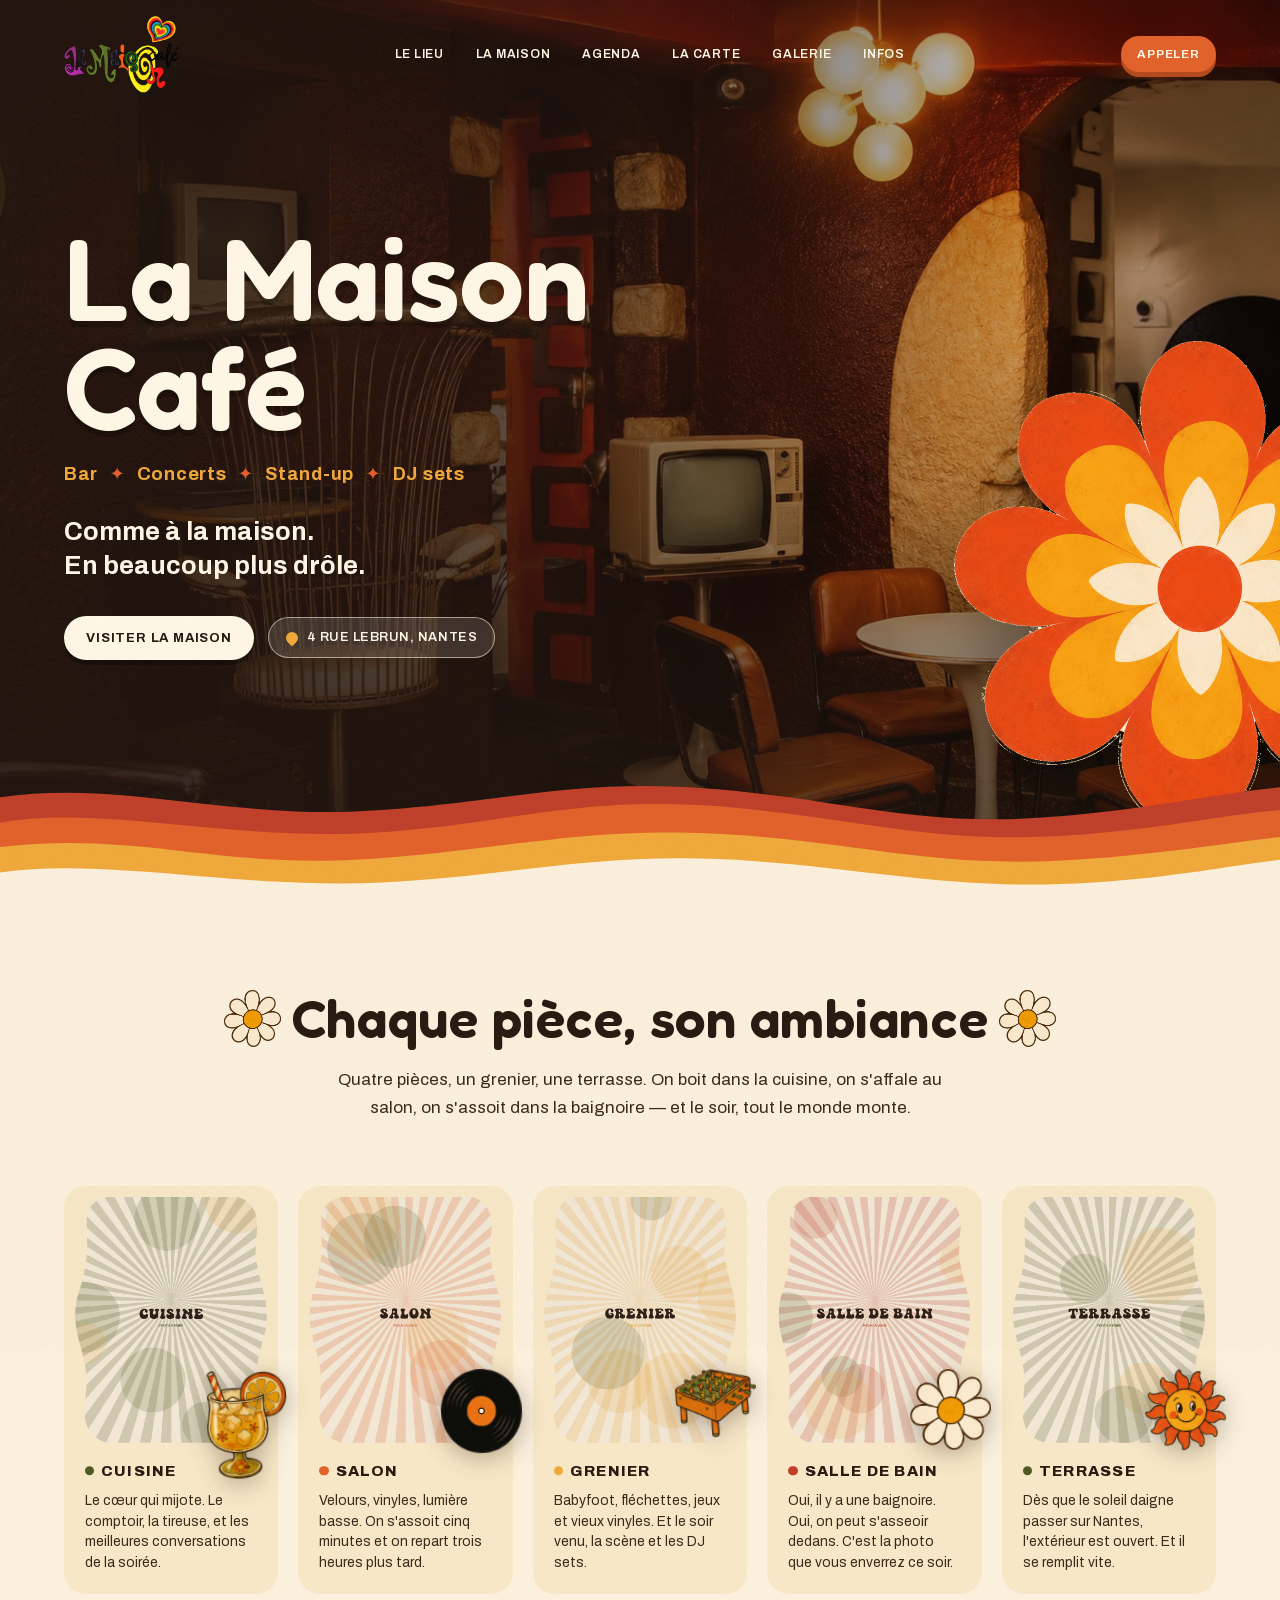
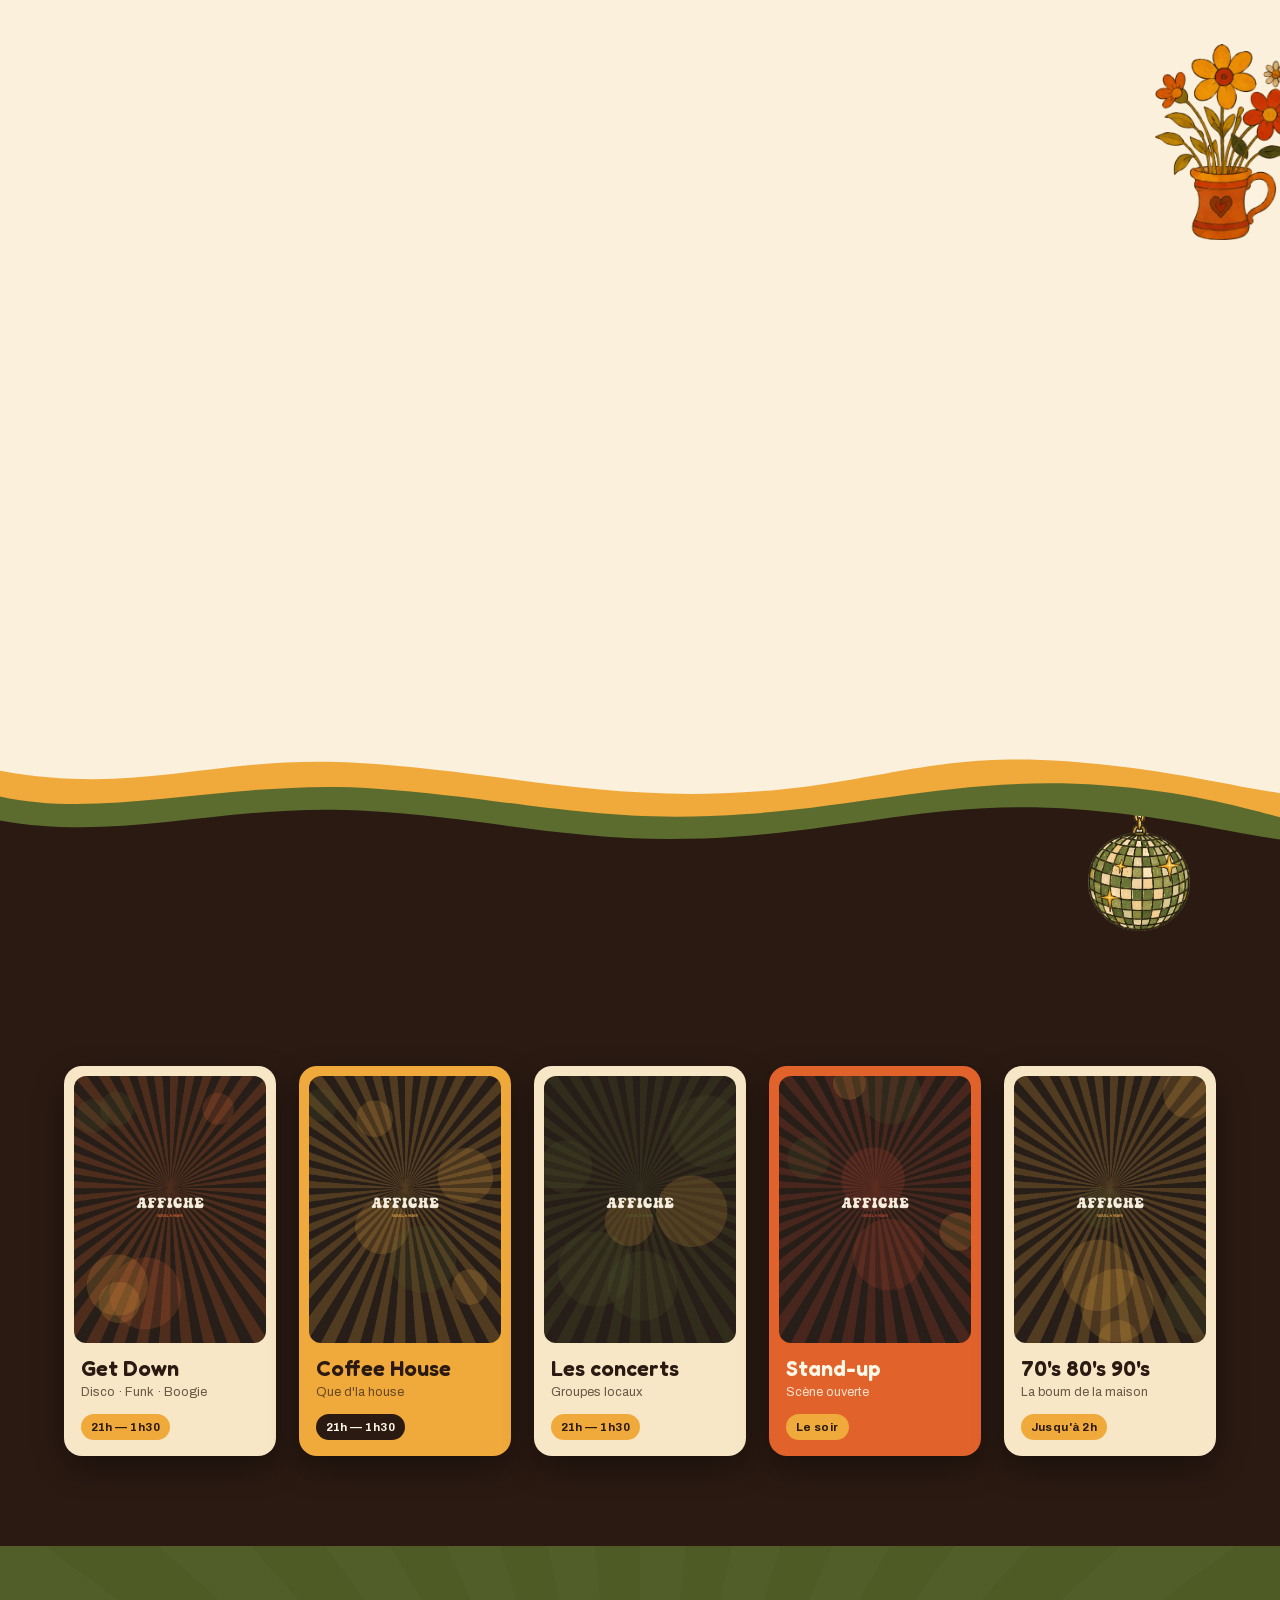
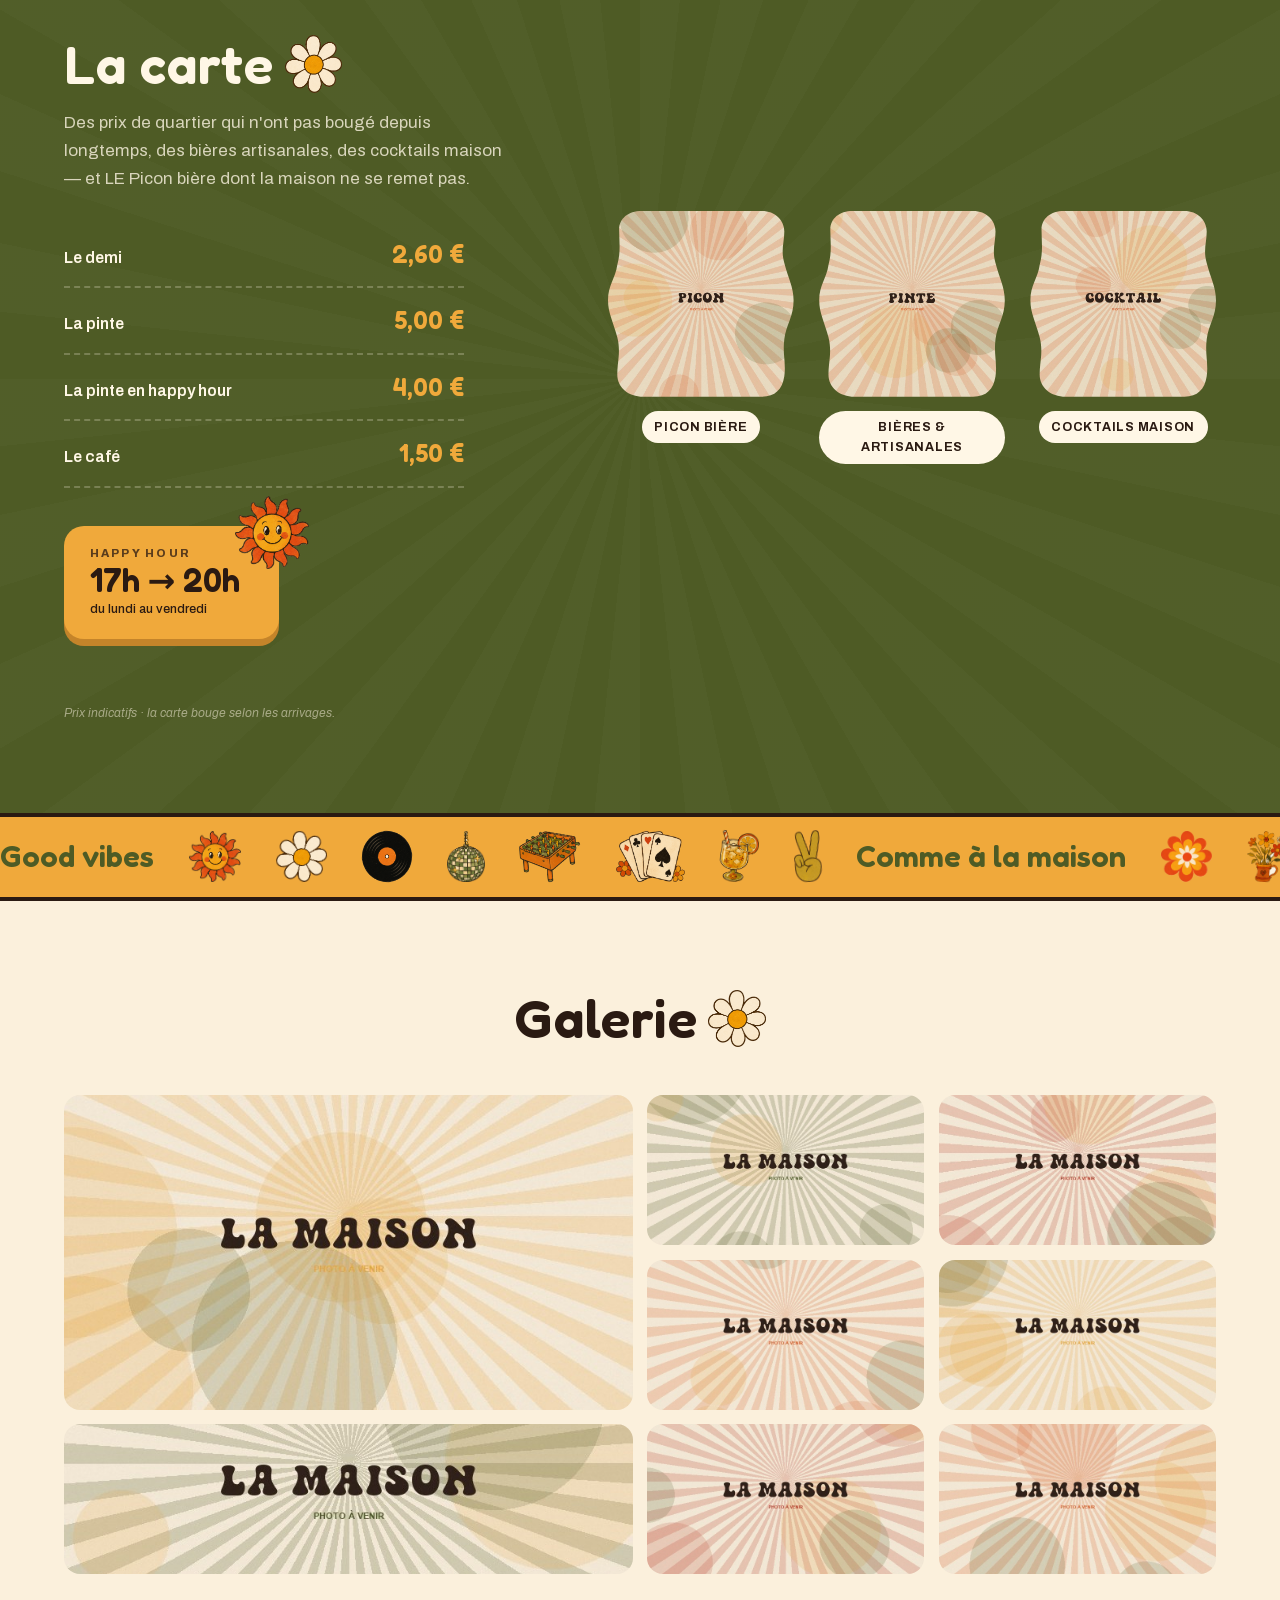
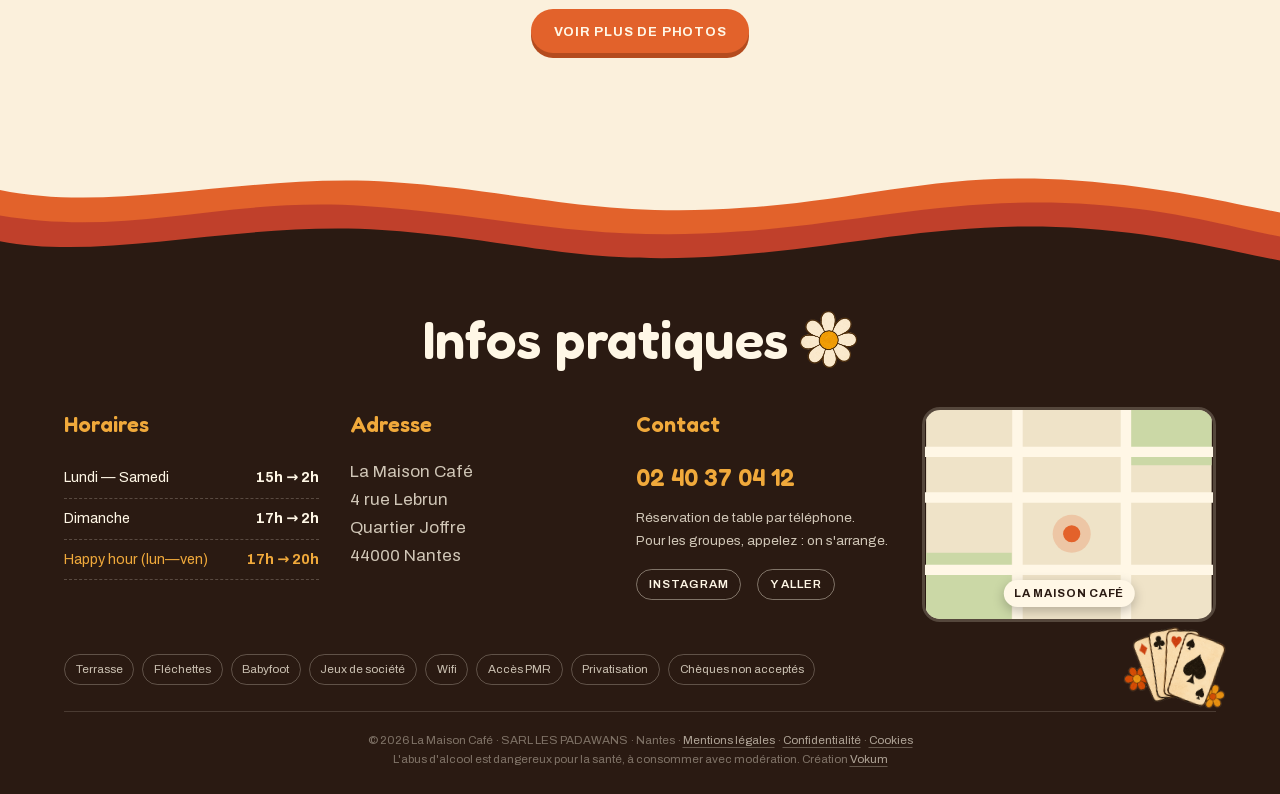
<file: index.html>
<!DOCTYPE html>
<html lang="fr">
<head>
  <meta charset="UTF-8" />
  <meta name="viewport" content="width=device-width, initial-scale=1.0" />
  <title>La Maison Café — Bar 70's à Nantes · Concerts, DJ sets, stand-up</title>
  <meta name="description" content="La Maison Café, 4 rue Lebrun à Nantes. Bar, concerts, stand-up, DJ sets. Cuisine, salon, grenier, salle de bain, terrasse — chaque pièce son ambiance. Comme à la maison." />
  <meta property="og:title" content="La Maison Café — Comme à la maison. En beaucoup plus drôle." />
  <meta property="og:description" content="Bar · Concerts · Stand-up · DJ sets · 70's 80's 90's — 4 rue Lebrun, quartier Joffre, Nantes." />
  <meta name="theme-color" content="#E2622B" />
  <link rel="preload" href="assets/fonts/archivo-normal-latin.woff2" as="font" type="font/woff2" crossorigin />
  <link rel="stylesheet" href="styles.css?v=19" />
</head>
<body>

<div class="grain" aria-hidden="true"></div>

<!-- ══════════ INTRO ══════════
     Une marée. Le logo s'installe sur le crème, puis quatre vagues
     de couleur montent du bas, traversent l'écran d'un seul geste
     et l'emportent avec elles. Le hero est découvert derrière. -->
<div class="intro" id="intro">

  <!-- le fond, qui porte le logo -->
  <div class="intro__fond">
    <div class="intro__coeur">
      <img class="intro__logo" src="assets/img/deco/logo.png" alt="La Maison Café" />
      <p class="intro__sous">Bar · Nantes · quartier Joffre</p>
    </div>
  </div>

  <!-- Les vagues. Chaque crête reprend EXACTEMENT le tracé de la
       bande correspondante du hero : quand elles se posent, elles se
       superposent au pixel près aux vagues du hero. Le raccord est
       invisible. -->
  <div class="maree maree--1">
    <svg class="maree__crete" viewBox="0 0 1440 180" preserveAspectRatio="none" aria-hidden="true">
      <path d="M0 34C130 10 250 62 400 54 560 45 640 6 800 22c150 15 230 54 380 40 110-10 180-32 260-42V180H0Z" />
    </svg>
  </div>

  <div class="maree maree--2">
    <svg class="maree__crete" viewBox="0 0 1440 180" preserveAspectRatio="none" aria-hidden="true">
      <path d="M0 70C110 44 260 96 420 84 570 73 650 30 820 48c140 15 230 52 380 40 100-8 170-28 240-36V180H0Z" />
    </svg>
  </div>

  <div class="maree maree--3">
    <svg class="maree__crete" viewBox="0 0 1440 180" preserveAspectRatio="none" aria-hidden="true">
      <path d="M0 104C150 82 240 132 400 122 560 112 660 70 840 88c140 14 220 46 370 34 100-8 170-24 230-32V180H0Z" />
    </svg>
  </div>

  <div class="maree maree--4">
    <svg class="maree__crete" viewBox="0 0 1440 180" preserveAspectRatio="none" aria-hidden="true">
      <path d="M0 140C120 118 270 164 430 154 580 145 680 108 850 124c140 13 230 42 380 30 90-7 155-24 210-32V180H0Z" />
    </svg>
  </div>
</div>

<!-- formes réutilisables -->
<svg width="0" height="0" style="position:absolute" aria-hidden="true">
  <defs>
    <!-- découpe "blob" : coins doux, bords ondulés -->
    <clipPath id="blob" clipPathUnits="objectBoundingBox">
      <path d="M.06.10C.06.04.11 0 .18 0h.65C.90 0 .95.05.95.11c0 .06-.02.10 0 .17.02.08.05.13.05.20 0 .09-.04.13-.05.21-.01.08.01.13 0 .20C.94.96.90 1 .83 1H.19C.11 1 .05.95.05.88c0-.07.02-.12 0-.20C.03.60 0 .55 0 .48c0-.08.04-.12.05-.19C.07.22.06.16.06.10Z"/>
    </clipPath>
    <clipPath id="blob2" clipPathUnits="objectBoundingBox">
      <path d="M0 .14C0 .06.06 0 .14 0h.70C.93 0 1 .06 1 .14v.30c0 .06-.03.09-.03.14 0 .06.03.09.03.15v.13C1 .93.94 1 .86 1H.15C.07 1 0 .94 0 .86V.72c0-.06.03-.09.03-.15C.03.51 0 .49 0 .43Z"/>
    </clipPath>
  </defs>
</svg>

<!-- ══════════ NAV ══════════ -->
<header class="nav" id="nav">
  <a class="nav__logo" href="#haut" aria-label="La Maison Café — accueil">
    <img src="assets/img/deco/logo.png" alt="La Maison Café" />
  </a>
  <nav class="nav__liens" id="navLiens">
    <a href="#pieces">Le lieu</a>
    <a href="#histoire">La maison</a>
    <a href="#agenda">Agenda</a>
    <a href="#carte">La carte</a>
    <a href="#galerie">Galerie</a>
    <a href="#infos">Infos</a>
  </nav>
  <a class="btn btn--orange nav__cta" href="tel:0240370412">Appeler</a>
  <button class="nav__burger" id="burger" aria-label="Menu" aria-expanded="false">
    <span></span><span></span><span></span>
  </button>
</header>

<!-- ══════════ HERO ══════════ -->
<section class="hero" id="haut">
  <img class="hero__photo" src="assets/img/hero.jpg" alt="L'intérieur de La Maison Café, bar 70's à Nantes" />
  <div class="hero__voile" aria-hidden="true"></div>

  <!-- la grosse fleur -->
  <img class="fleur-hero" src="assets/img/deco/fleur.png" alt="" aria-hidden="true" />

  <div class="hero__texte">
    <h1 class="hero__titre">La Maison<br />Café</h1>
    <p class="hero__tags">Bar <i>✦</i> Concerts <i>✦</i> Stand-up <i>✦</i> DJ sets</p>
    <p class="hero__phrase">Comme à la maison.<br />En beaucoup plus drôle.</p>
    <div class="hero__actions">
      <a class="btn btn--creme" href="#pieces">Visiter la maison</a>
      <a class="pin" href="https://maps.google.com/?q=La+Maison+Caf%C3%A9+4+rue+Lebrun+Nantes" target="_blank" rel="noopener">
        <span class="pin__ico" aria-hidden="true"></span>4 rue Lebrun, Nantes
      </a>
    </div>
  </div>

  <!-- Vagues superposées. Chaque bande a sa PROPRE courbe : bosses
       de tailles inégales, jamais parallèles — c'est ce qui donne
       le tracé à la main plutôt que la sinusoïde de machine. -->
  <svg class="vague vague--bas" viewBox="0 0 1440 180" preserveAspectRatio="none" aria-hidden="true">
    <path class="v-brique" d="M0 34C130 10 250 62 400 54 560 45 640 6 800 22c150 15 230 54 380 40 110-10 180-32 260-42V180H0Z" />
    <path class="v-orange" d="M0 70C110 44 260 96 420 84 570 73 650 30 820 48c140 15 230 52 380 40 100-8 170-28 240-36V180H0Z" />
    <path class="v-moutarde" d="M0 104C150 82 240 132 400 122 560 112 660 70 840 88c140 14 220 46 370 34 100-8 170-24 230-32V180H0Z" />
    <path class="v-creme" d="M0 140C120 118 270 164 430 154 580 145 680 108 850 124c140 13 230 42 380 30 90-7 155-24 210-32V180H0Z" />
  </svg>
</section>

<!-- ══════════ LES PIÈCES ══════════ -->
<section class="pieces" id="pieces">
  <h2 class="titre-sec">
    <img class="fleurette" src="assets/img/deco/marguerite.png" alt="" aria-hidden="true" />
    Chaque pièce, son ambiance
    <img class="fleurette" src="assets/img/deco/marguerite.png" alt="" aria-hidden="true" />
  </h2>
  <p class="pieces__intro">
    Quatre pièces, un grenier, une terrasse. On boit dans la cuisine, on s'affale
    au salon, on s'assoit dans la baignoire — et le soir, tout le monde monte.
  </p>

  <div class="cartes">
    <article class="carte">
      <div class="carte__vue"><img src="assets/img/piece-cuisine.jpg" alt="La cuisine de La Maison Café" loading="lazy" /></div>
      <img class="carte__deco" src="assets/img/deco/cocktail.png" alt="" aria-hidden="true" />
      <h3 class="carte__nom"><span class="pastille pastille--olive" aria-hidden="true"></span>Cuisine</h3>
      <p>Le cœur qui mijote. Le comptoir, la tireuse, et les meilleures conversations de la soirée.</p>
    </article>

    <article class="carte">
      <div class="carte__vue"><img src="assets/img/piece-salon.jpg" alt="Le salon de La Maison Café" loading="lazy" /></div>
      <img class="carte__deco" src="assets/img/deco/vinyle.png" alt="" aria-hidden="true" />
      <h3 class="carte__nom"><span class="pastille pastille--orange" aria-hidden="true"></span>Salon</h3>
      <p>Velours, vinyles, lumière basse. On s'assoit cinq minutes et on repart trois heures plus tard.</p>
    </article>

    <article class="carte">
      <div class="carte__vue"><img src="assets/img/piece-grenier.jpg" alt="Le grenier de La Maison Café" loading="lazy" /></div>
      <img class="carte__deco" src="assets/img/deco/babyfoot.png" alt="" aria-hidden="true" />
      <h3 class="carte__nom"><span class="pastille pastille--moutarde" aria-hidden="true"></span>Grenier</h3>
      <p>Babyfoot, fléchettes, jeux et vieux vinyles. Et le soir venu, la scène et les DJ sets.</p>
    </article>

    <article class="carte">
      <div class="carte__vue"><img src="assets/img/piece-bain.jpg" alt="La salle de bain de La Maison Café, avec sa baignoire" loading="lazy" /></div>
      <img class="carte__deco" src="assets/img/deco/marguerite.png" alt="" aria-hidden="true" />
      <h3 class="carte__nom"><span class="pastille pastille--brique" aria-hidden="true"></span>Salle de bain</h3>
      <p>Oui, il y a une baignoire. Oui, on peut s'asseoir dedans. C'est la photo que vous enverrez ce soir.</p>
    </article>

    <article class="carte">
      <div class="carte__vue"><img src="assets/img/piece-terrasse.jpg" alt="La terrasse de La Maison Café" loading="lazy" /></div>
      <img class="carte__deco" src="assets/img/deco/soleil.png" alt="" aria-hidden="true" />
      <h3 class="carte__nom"><span class="pastille pastille--olive" aria-hidden="true"></span>Terrasse</h3>
      <p>Dès que le soleil daigne passer sur Nantes, l'extérieur est ouvert. Et il se remplit vite.</p>
    </article>
  </div>
</section>

<!-- ══════════ HISTOIRE ══════════ -->
<section class="histoire" id="histoire">
  <div class="histoire__txt">
    <p class="oeil">Notre maison <img class="fleurette fleurette--p" src="assets/img/deco/marguerite.png" alt="" aria-hidden="true" /></p>
    <h2 class="titre-slab">
      Une maison qui vit<br />la nuit comme le jour.
    </h2>
    <p>
      Quartier Joffre, au 4 rue Lebrun. On pousse la porte et on ne rentre pas
      dans un bar : on rentre chez quelqu'un. Le papier peint est d'époque, le
      canapé est en velours, le frigo est un vrai frigo.
    </p>
    <p>
      Ici se croisent les générations, les musiques, les idées, les rires et les
      apéros qui finissent en concerts improvisés. Des prix de quartier, un demi
      à 2,60 €, un Picon bière qui coule sérieusement, et de la musique jusqu'à
      deux heures du matin.
    </p>
    <p class="signature">Votre pause, notre maison.</p>
    <a class="btn btn--orange" href="#agenda">Voir ce qui se passe</a>
  </div>

  <img class="deco deco--pot" src="assets/img/deco/pot-fleurs.png" alt="" aria-hidden="true" />
  <div class="histoire__vue">
    <img src="assets/img/histoire.jpg" alt="La façade de La Maison Café, 4 rue Lebrun à Nantes" loading="lazy" />
    <div class="tampon">
      <svg viewBox="0 0 120 120" aria-hidden="true">
        <path id="cercleTxt" d="M60 60m-44 0a44 44 0 1 1 88 0a44 44 0 1 1 -88 0" fill="none" />
        <text class="tampon__tour"><textPath href="#cercleTxt" startOffset="0">
          BAR · CONCERTS · STAND-UP · DJ SETS · 70'S 80'S 90'S ·
        </textPath></text>
      </svg>
      <span class="tampon__coeur">Good<br />vibes</span>
    </div>
  </div>
</section>

<!-- ══════════ AGENDA ══════════ -->
<section class="agenda" id="agenda">
  <!-- Chaque bande a sa propre courbe : jamais deux vagues parallèles. -->
  <svg class="vague vague--haut" viewBox="0 0 1440 160" preserveAspectRatio="none" aria-hidden="true">
    <path class="v-olive" d="M0 118C140 146 250 96 410 106c150 9 250 46 420 32 140-11 230-46 380-34 100 8 170 28 230 38V0H0Z" />
    <path class="v-moutarde" d="M0 88C120 118 260 66 420 78c160 12 250 46 420 32 140-11 250-48 400-36 100 8 165 30 200 40V0H0Z" />
    <path class="v-creme" d="M0 56C160 88 240 36 400 46c160 10 280 50 450 36 140-11 200-50 350-38 110 9 180 30 240 40V0H0Z" />
  </svg>

  <img class="deco deco--boule" src="assets/img/deco/boule-disco.png" alt="" aria-hidden="true" />

  <div class="agenda__txt">
    <h2 class="titre-sec titre-sec--c">Agenda <img class="fleurette" src="assets/img/deco/marguerite.png" alt="" aria-hidden="true" /></h2>
    <p>
      Ça bouge à la maison : concerts, DJ sets, stand-up, scènes ouvertes.
      Entrée libre ou prix libre, et ça joue jusqu'à 2h.
    </p>
    <a class="btn btn--moutarde" href="https://www.instagram.com/lamaisoncafenantes/" target="_blank" rel="noopener">
      Tout l'agenda sur Instagram
    </a>
    <p class="agenda__note">La programmation change chaque semaine.</p>
  </div>

  <div class="affiches">
    <article class="aff">
      <div class="aff__vue"><img src="assets/img/aff-1.jpg" alt="Soirée Get Down à La Maison Café" loading="lazy" /></div>
      <p class="aff__nom">Get Down</p>
      <p class="aff__sous">Disco · Funk · Boogie</p>
      <p class="aff__h">21h — 1h30</p>
    </article>
    <article class="aff">
      <div class="aff__vue"><img src="assets/img/aff-2.jpg" alt="Soirée Coffee House à La Maison Café" loading="lazy" /></div>
      <p class="aff__nom">Coffee House</p>
      <p class="aff__sous">Que d'la house</p>
      <p class="aff__h">21h — 1h30</p>
    </article>
    <article class="aff">
      <div class="aff__vue"><img src="assets/img/aff-3.jpg" alt="Concerts live à La Maison Café" loading="lazy" /></div>
      <p class="aff__nom">Les concerts</p>
      <p class="aff__sous">Groupes locaux</p>
      <p class="aff__h">21h — 1h30</p>
    </article>
    <article class="aff">
      <div class="aff__vue"><img src="assets/img/aff-4.jpg" alt="Soirée stand-up à La Maison Café" loading="lazy" /></div>
      <p class="aff__nom">Stand-up</p>
      <p class="aff__sous">Scène ouverte</p>
      <p class="aff__h">Le soir</p>
    </article>
    <article class="aff">
      <div class="aff__vue"><img src="assets/img/aff-5.jpg" alt="Soirées 70's 80's 90's à La Maison Café" loading="lazy" /></div>
      <p class="aff__nom">70's 80's 90's</p>
      <p class="aff__sous">La boum de la maison</p>
      <p class="aff__h">Jusqu'à 2h</p>
    </article>
  </div>
</section>

<!-- ══════════ LA CARTE ══════════ -->
<section class="carte-sec" id="carte">
  <div class="carte-sec__txt">
    <h2 class="titre-sec titre-sec--c">La carte <img class="fleurette" src="assets/img/deco/marguerite.png" alt="" aria-hidden="true" /></h2>
    <p class="carte-sec__mot">
      Des prix de quartier qui n'ont pas bougé depuis longtemps, des bières
      artisanales, des cocktails maison — et LE Picon bière dont la maison
      ne se remet pas.
    </p>

    <ul class="prix">
      <li><b>Le demi</b><i>2,60 €</i></li>
      <li><b>La pinte</b><i>5,00 €</i></li>
      <li><b>La pinte en happy hour</b><i>4,00 €</i></li>
      <li><b>Le café</b><i>1,50 €</i></li>
    </ul>

    <div class="hh">
      <img class="hh__soleil" src="assets/img/deco/soleil.png" alt="" aria-hidden="true" />
      <span class="hh__t">Happy hour</span>
      <span class="hh__h">17h → 20h</span>
      <span class="hh__j">du lundi au vendredi</span>
    </div>
  </div>

  <div class="boissons">
    <figure class="boisson">
      <div class="boisson__vue"><img src="assets/img/boisson-1.jpg" alt="Picon bière" loading="lazy" /></div>
      <figcaption>Picon bière</figcaption>
    </figure>
    <figure class="boisson">
      <div class="boisson__vue"><img src="assets/img/boisson-2.jpg" alt="Bière pression" loading="lazy" /></div>
      <figcaption>Bières &amp; artisanales</figcaption>
    </figure>
    <figure class="boisson">
      <div class="boisson__vue"><img src="assets/img/boisson-3.jpg" alt="Cocktail maison" loading="lazy" /></div>
      <figcaption>Cocktails maison</figcaption>
    </figure>
  </div>
  <p class="carte-sec__pdb">Prix indicatifs · la carte bouge selon les arrivages.</p>
</section>

<!-- ══════════ BANDEAU GOOD VIBES ══════════ -->
<div class="bandeau" aria-hidden="true">
  <div class="bandeau__piste" id="piste">
    <span class="bandeau__mot">Good vibes</span>
    <img class="ico" src="assets/img/deco/soleil.png" alt="" />
    <img class="ico" src="assets/img/deco/marguerite.png" alt="" />
    <img class="ico" src="assets/img/deco/vinyle.png" alt="" />
    <img class="ico" src="assets/img/deco/boule-disco.png" alt="" />
    <img class="ico" src="assets/img/deco/babyfoot.png" alt="" />
    <img class="ico" src="assets/img/deco/cartes.png" alt="" />
    <img class="ico" src="assets/img/deco/cocktail.png" alt="" />
    <img class="ico" src="assets/img/deco/peace.png" alt="" />
    <span class="bandeau__mot">Comme à la maison</span>
    <img class="ico" src="assets/img/deco/fleur.png" alt="" />
    <img class="ico" src="assets/img/deco/pot-fleurs.png" alt="" />
    <img class="ico" src="assets/img/deco/soleil.png" alt="" />
    <img class="ico" src="assets/img/deco/vinyle.png" alt="" />
    <img class="ico" src="assets/img/deco/boule-disco.png" alt="" />
    <img class="ico" src="assets/img/deco/cocktail.png" alt="" />
  </div>
</div>

<!-- ══════════ GALERIE ══════════ -->
<section class="galerie" id="galerie">
  <h2 class="titre-sec">Galerie <img class="fleurette" src="assets/img/deco/marguerite.png" alt="" aria-hidden="true" /></h2>
  <div class="galerie__grille">
    <figure class="g g--1"><img src="assets/img/galerie-1.jpg" alt="La Maison Café" loading="lazy" /></figure>
    <figure class="g g--2"><img src="assets/img/galerie-2.jpg" alt="La Maison Café" loading="lazy" /></figure>
    <figure class="g g--3"><img src="assets/img/galerie-3.jpg" alt="La Maison Café" loading="lazy" /></figure>
    <figure class="g g--4"><img src="assets/img/galerie-4.jpg" alt="La Maison Café" loading="lazy" /></figure>
    <figure class="g g--5"><img src="assets/img/galerie-5.jpg" alt="La Maison Café" loading="lazy" /></figure>
    <figure class="g g--6"><img src="assets/img/galerie-6.jpg" alt="La Maison Café" loading="lazy" /></figure>
    <figure class="g g--7"><img src="assets/img/galerie-7.jpg" alt="La Maison Café" loading="lazy" /></figure>
    <figure class="g g--8"><img src="assets/img/galerie-8.jpg" alt="La Maison Café" loading="lazy" /></figure>
  </div>
  <a class="btn btn--orange galerie__cta" href="https://www.instagram.com/lamaisoncafenantes/" target="_blank" rel="noopener">
    Voir plus de photos
  </a>
</section>

<!-- ══════════ INFOS ══════════ -->
<footer class="infos" id="infos">
  <svg class="vague vague--haut" viewBox="0 0 1440 160" preserveAspectRatio="none" aria-hidden="true">
    <path class="v-brique" d="M0 124C120 150 270 98 430 110c150 11 220 46 390 32 140-11 250-46 400-34 100 8 170 30 220 40V0H0Z" />
    <path class="v-orange" d="M0 92C150 120 250 68 410 80c160 12 250 46 420 32 140-11 250-46 400-34 100 8 160 30 210 40V0H0Z" />
    <path class="v-creme" d="M0 60C130 90 280 38 440 50c150 11 230 46 400 32 140-11 220-46 370-34 110 9 180 30 230 40V0H0Z" />
  </svg>

  <h2 class="titre-sec">Infos pratiques <img class="fleurette" src="assets/img/deco/marguerite.png" alt="" aria-hidden="true" /></h2>

  <div class="infos__grille">
    <div class="bloc">
      <h3>Horaires</h3>
      <ul class="horaires">
        <li><span>Lundi — Samedi</span><b>15h → 2h</b></li>
        <li><span>Dimanche</span><b>17h → 2h</b></li>
        <li class="hhl"><span>Happy hour (lun—ven)</span><b>17h → 20h</b></li>
      </ul>
    </div>

    <div class="bloc">
      <h3>Adresse</h3>
      <p>
        La Maison Café<br />
        4 rue Lebrun<br />
        Quartier Joffre<br />
        44000 Nantes
      </p>
    </div>

    <div class="bloc">
      <h3>Contact</h3>
      <p><a class="tel" href="tel:0240370412">02 40 37 04 12</a></p>
      <p class="mini">Réservation de table par téléphone.<br />Pour les groupes, appelez : on s'arrange.</p>
      <div class="reseaux">
        <a href="https://www.instagram.com/lamaisoncafenantes/" target="_blank" rel="noopener">Instagram</a>
        <a href="https://maps.google.com/?q=La+Maison+Caf%C3%A9+4+rue+Lebrun+Nantes" target="_blank" rel="noopener">Y aller</a>
      </div>
    </div>

    <a class="plan" href="https://maps.google.com/?q=La+Maison+Caf%C3%A9+4+rue+Lebrun+Nantes" target="_blank" rel="noopener" aria-label="Ouvrir La Maison Café dans Google Maps">
      <svg viewBox="0 0 300 220" aria-hidden="true">
        <rect class="p-fond" x="0" y="0" width="300" height="220" />
        <path class="p-vert" d="M0 150h90v70H0Z" />
        <path class="p-vert" d="M215 0h85v58h-85Z" />
        <g class="p-rue">
          <path d="M-5 92h310" /><path d="M-5 168h310" /><path d="M96 -5v230" /><path d="M210 -5v230" />
          <path d="M-5 44h310" />
        </g>
        <circle class="p-pt" cx="153" cy="130" r="9" />
        <circle class="p-halo" cx="153" cy="130" r="20" />
      </svg>
      <span class="plan__etiq">La Maison Café</span>
    </a>
  </div>

  <img class="deco deco--cartes" src="assets/img/deco/cartes.png" alt="" aria-hidden="true" />
  <ul class="commodites">
    <li>Terrasse</li><li>Fléchettes</li><li>Babyfoot</li><li>Jeux de société</li>
    <li>Wifi</li><li>Accès PMR</li><li>Privatisation</li><li>Chèques non acceptés</li>
  </ul>

  <p class="infos__legal">
    © <span id="annee">2026</span> La Maison Café · SARL LES PADAWANS · Nantes ·
    <a href="mentions-legales.html">Mentions légales</a> ·
    <a href="confidentialite.html">Confidentialité</a> ·
    <a href="confidentialite.html#cookies">Cookies</a><br />
    L'abus d'alcool est dangereux pour la santé, à consommer avec modération.
    <span class="infos__signature">Création <a href="https://vokumagency.com" target="_blank" rel="noopener">Vokum</a></span>
  </p>
</footer>

<script src="main.js?v=18"></script>
</body>
</html>
</file>
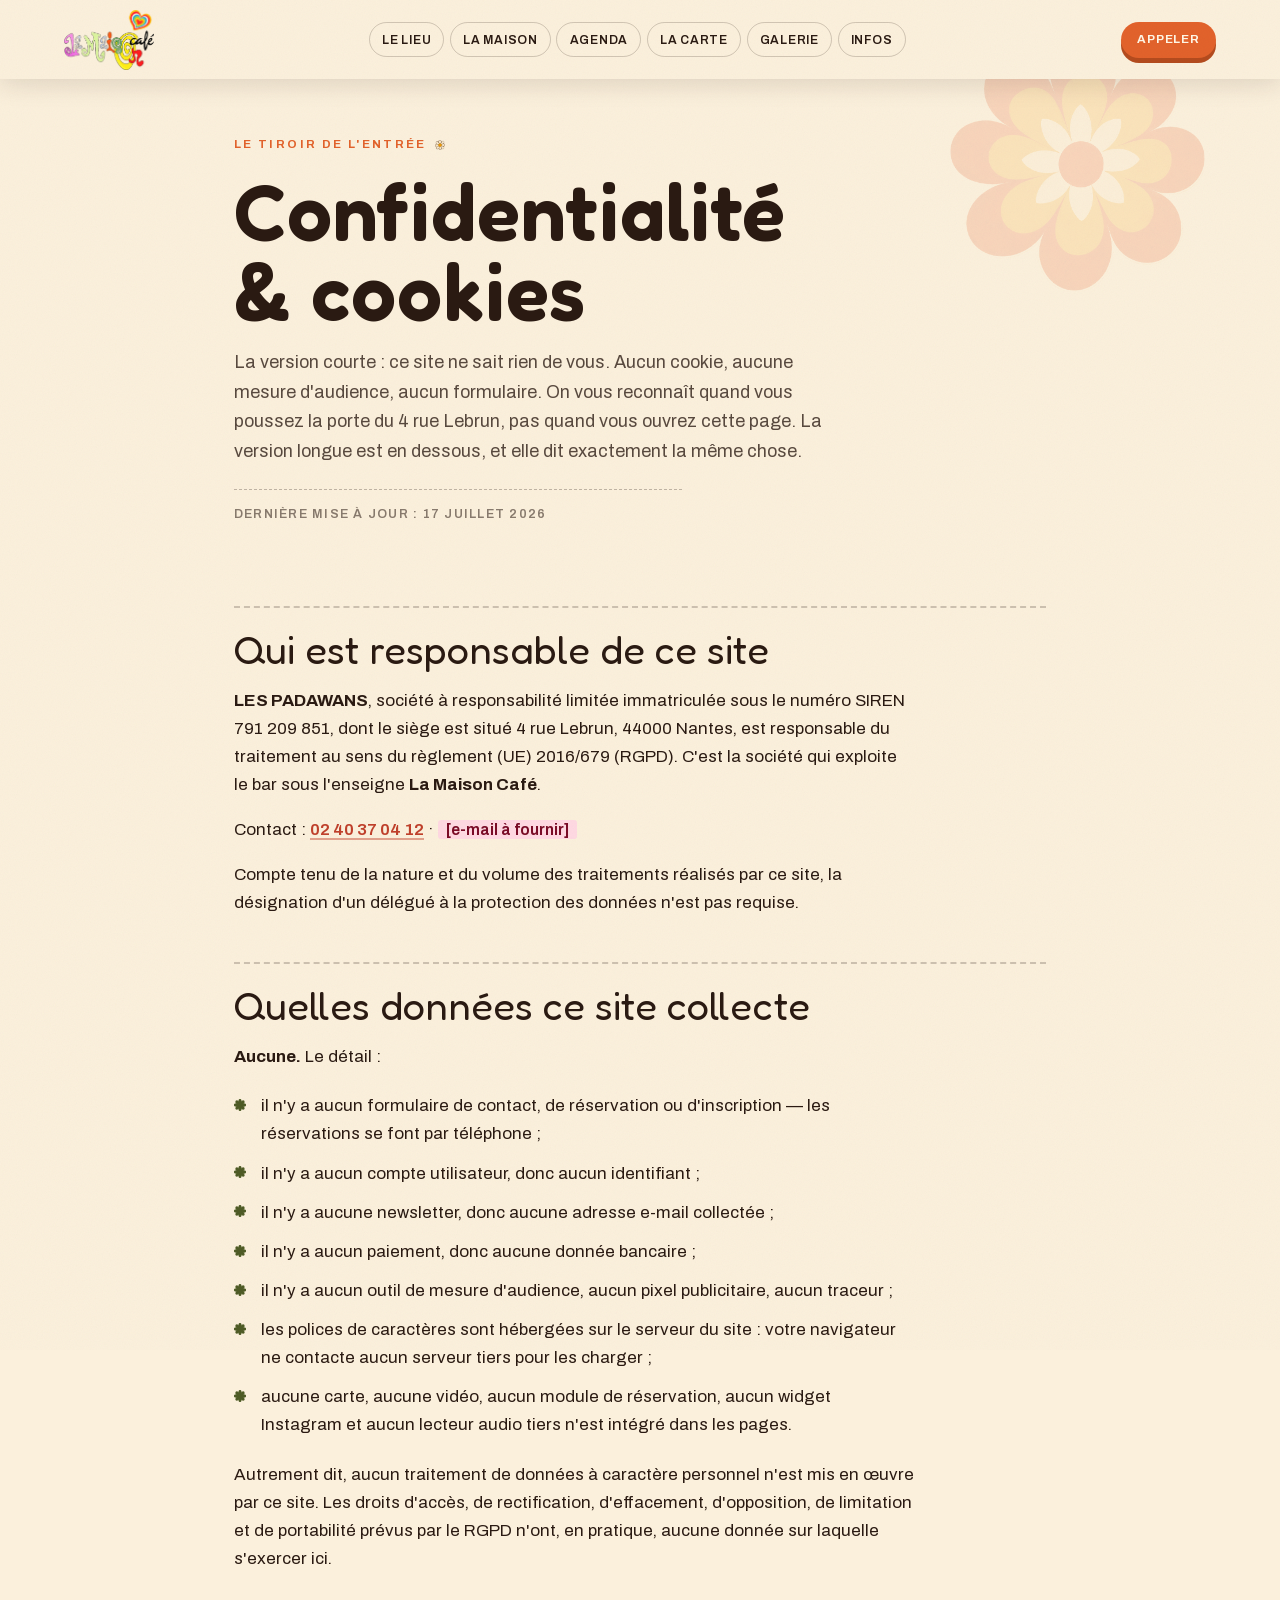
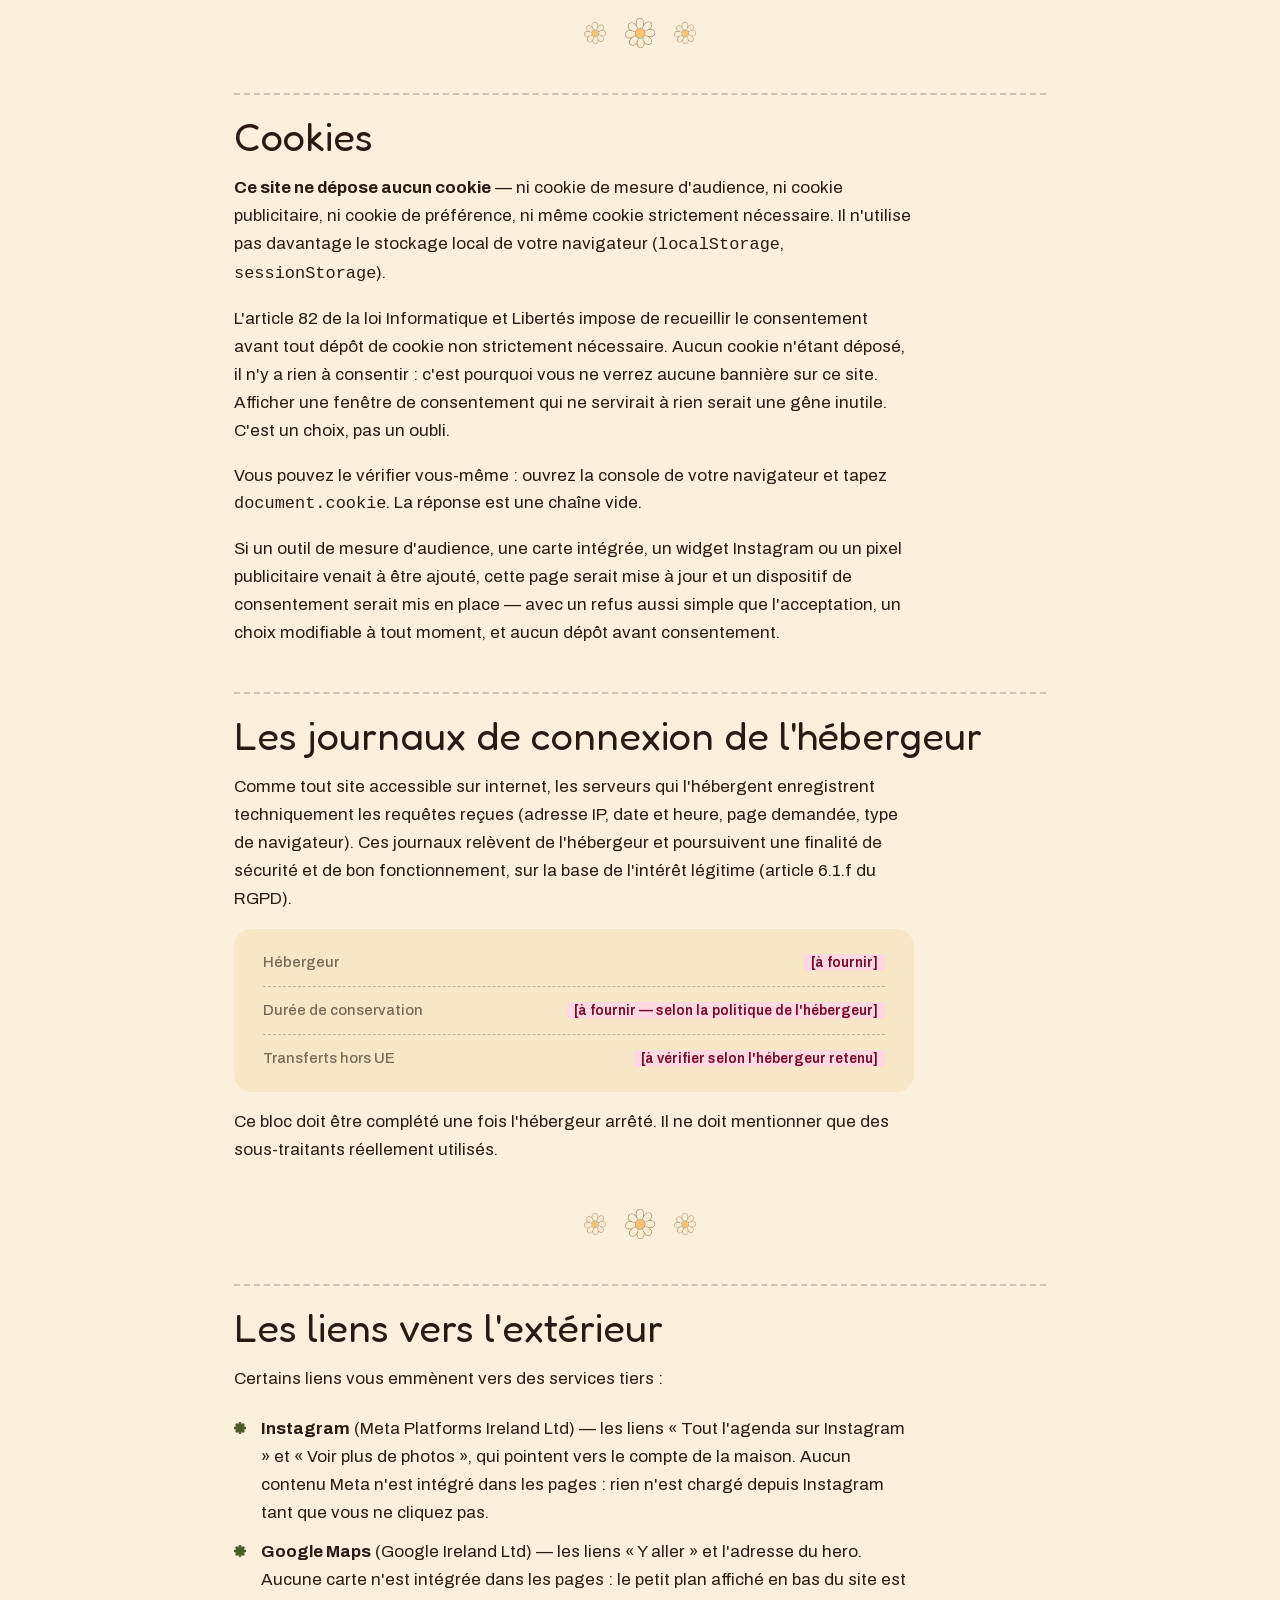
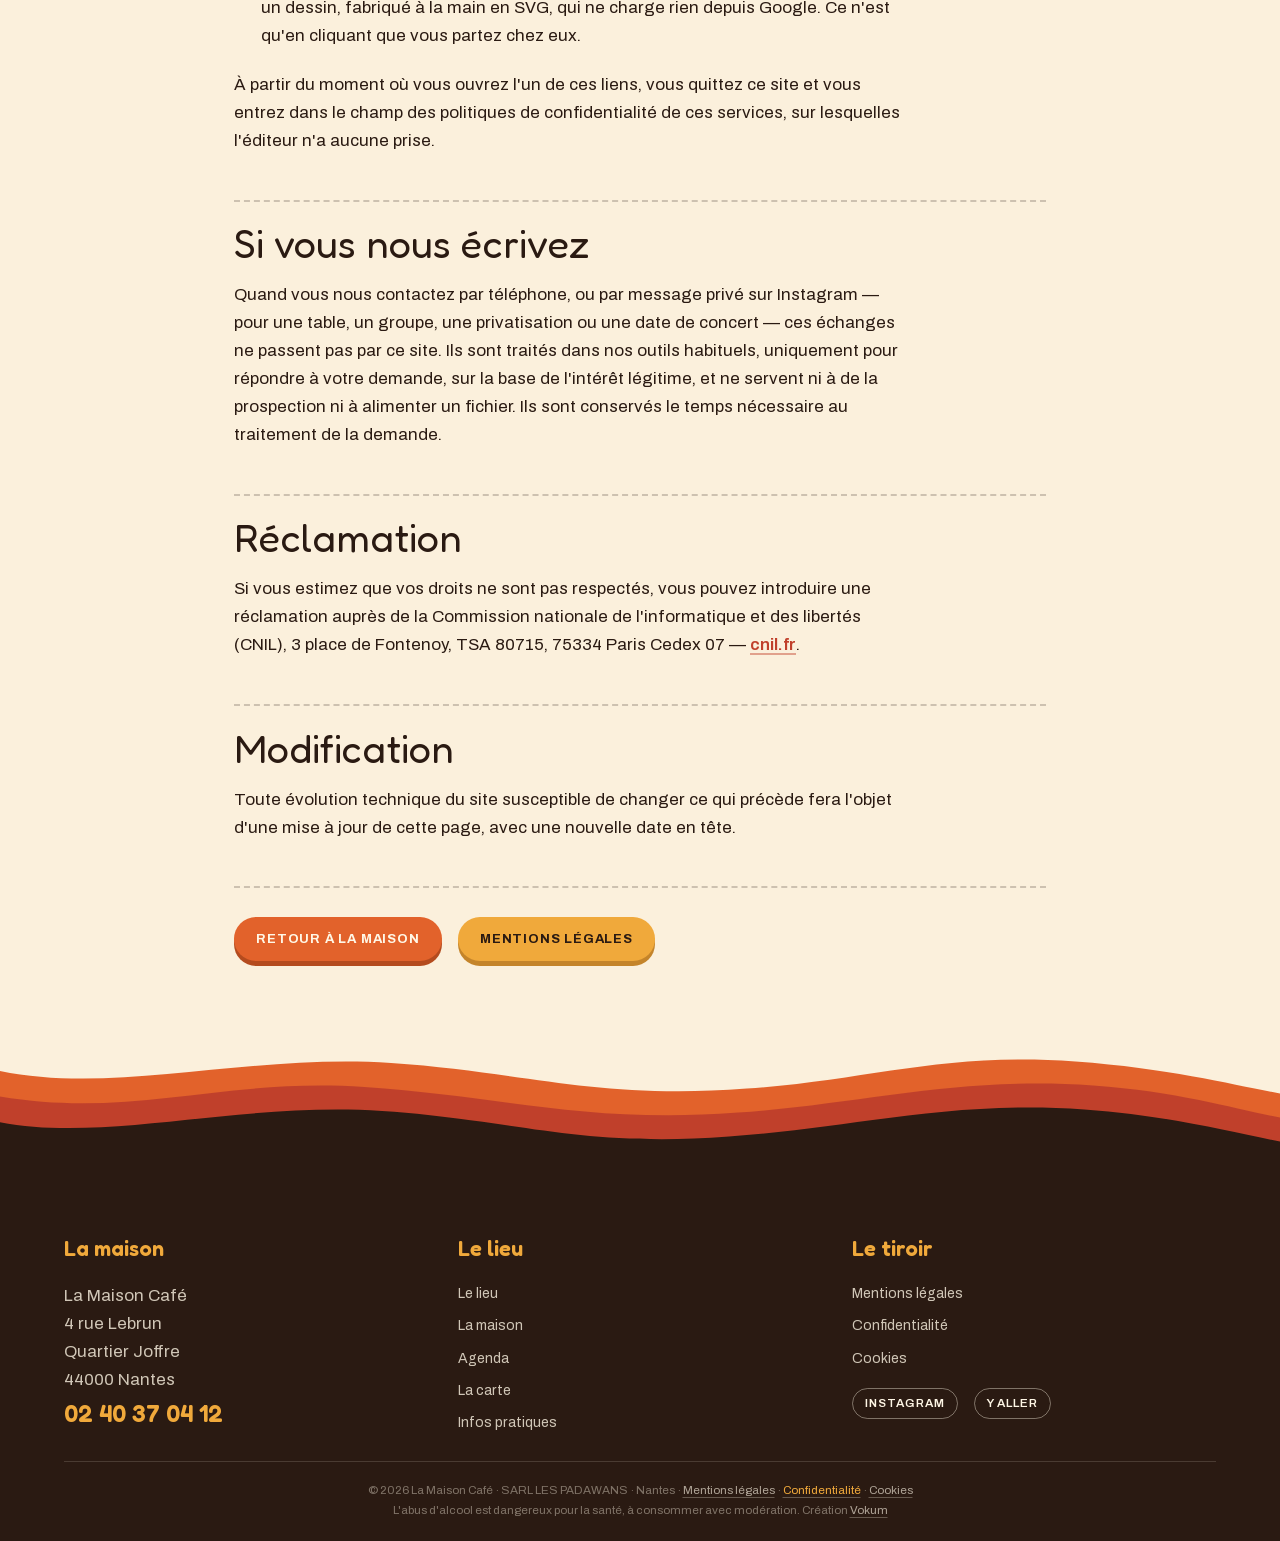
<file: confidentialite.html>
<!DOCTYPE html>
<html lang="fr">
<head>
  <meta charset="UTF-8" />
  <meta name="viewport" content="width=device-width, initial-scale=1.0" />
  <title>Confidentialité &amp; cookies — La Maison Café, bar à Nantes</title>
  <meta name="description" content="Politique de confidentialité du site de La Maison Café : aucun cookie, aucune mesure d'audience, aucun formulaire. Ce site ne collecte rien." />
  <meta name="robots" content="index, follow" />
  <meta property="og:type" content="website" />
  <meta property="og:title" content="Confidentialité &amp; cookies — La Maison Café" />
  <meta property="og:locale" content="fr_FR" />
  <meta name="theme-color" content="#E2622B" />
  <link rel="preload" href="assets/fonts/archivo-normal-latin.woff2" as="font" type="font/woff2" crossorigin />
  <link rel="stylesheet" href="styles.css?v=19" />
</head>
<body>

<div class="grain" aria-hidden="true"></div>

<!-- ══════════ NAV ══════════ -->
<header class="nav nav--legale" id="nav">
  <a class="nav__logo" href="index.html" aria-label="La Maison Café — accueil">
    <img src="assets/img/deco/logo.png" alt="La Maison Café" />
  </a>
  <nav class="nav__liens" id="navLiens">
    <a href="index.html#pieces">Le lieu</a>
    <a href="index.html#histoire">La maison</a>
    <a href="index.html#agenda">Agenda</a>
    <a href="index.html#carte">La carte</a>
    <a href="index.html#galerie">Galerie</a>
    <a href="index.html#infos">Infos</a>
  </nav>
  <a class="btn btn--orange nav__cta" href="tel:0240370412">Appeler</a>
  <button class="nav__burger" id="burger" aria-label="Menu" aria-expanded="false">
    <span></span><span></span><span></span>
  </button>
</header>

<main>

  <section class="legal-head">
    <img class="legal-fleur" src="assets/img/deco/fleur.png" alt="" aria-hidden="true" />
    <p class="oeil">
      Le tiroir de l'entrée
      <img class="fleurette fleurette--p" src="assets/img/deco/marguerite.png" alt="" aria-hidden="true" />
    </p>
    <h1 class="legal-titre">Confidentialité<br />&amp; cookies</h1>
    <p class="legal-lede">
      La version courte : ce site ne sait rien de vous. Aucun cookie, aucune mesure
      d'audience, aucun formulaire. On vous reconnaît quand vous poussez la porte
      du 4 rue Lebrun, pas quand vous ouvrez cette page. La version longue est en
      dessous, et elle dit exactement la même chose.
    </p>
    <p class="legal-maj">Dernière mise à jour : 17 juillet 2026</p>
  </section>

  <section class="legal">

    <h2>Qui est responsable de ce site</h2>
    <p>
      <strong>LES PADAWANS</strong>, société à responsabilité limitée immatriculée sous le
      numéro SIREN 791 209 851, dont le siège est situé 4 rue Lebrun, 44000 Nantes, est
      responsable du traitement au sens du règlement (UE) 2016/679 (RGPD). C'est la société
      qui exploite le bar sous l'enseigne <strong>La Maison Café</strong>.
    </p>
    <p>
      Contact : <a href="tel:0240370412">02 40 37 04 12</a> ·
      <span class="manque">[e-mail à fournir]</span>
    </p>
    <p>
      Compte tenu de la nature et du volume des traitements réalisés par ce site, la
      désignation d'un délégué à la protection des données n'est pas requise.
    </p>

    <h2>Quelles données ce site collecte</h2>
    <p><strong>Aucune.</strong> Le détail :</p>
    <ul>
      <li>il n'y a aucun formulaire de contact, de réservation ou d'inscription — les
          réservations se font par téléphone ;</li>
      <li>il n'y a aucun compte utilisateur, donc aucun identifiant ;</li>
      <li>il n'y a aucune newsletter, donc aucune adresse e-mail collectée ;</li>
      <li>il n'y a aucun paiement, donc aucune donnée bancaire ;</li>
      <li>il n'y a aucun outil de mesure d'audience, aucun pixel publicitaire, aucun traceur ;</li>
      <li>les polices de caractères sont hébergées sur le serveur du site : votre navigateur
          ne contacte aucun serveur tiers pour les charger ;</li>
      <li>aucune carte, aucune vidéo, aucun module de réservation, aucun widget Instagram
          et aucun lecteur audio tiers n'est intégré dans les pages.</li>
    </ul>
    <p>
      Autrement dit, aucun traitement de données à caractère personnel n'est mis en œuvre
      par ce site. Les droits d'accès, de rectification, d'effacement, d'opposition, de
      limitation et de portabilité prévus par le RGPD n'ont, en pratique, aucune donnée sur
      laquelle s'exercer ici.
    </p>

    <div class="legal-sep" aria-hidden="true">
      <img src="assets/img/deco/marguerite.png" alt="" />
      <img src="assets/img/deco/marguerite.png" alt="" />
      <img src="assets/img/deco/marguerite.png" alt="" />
    </div>

    <h2 id="cookies">Cookies</h2>
    <p>
      <strong>Ce site ne dépose aucun cookie</strong> — ni cookie de mesure d'audience, ni
      cookie publicitaire, ni cookie de préférence, ni même cookie strictement nécessaire.
      Il n'utilise pas davantage le stockage local de votre navigateur
      (<code>localStorage</code>, <code>sessionStorage</code>).
    </p>
    <p>
      L'article 82 de la loi Informatique et Libertés impose de recueillir le consentement
      avant tout dépôt de cookie non strictement nécessaire. Aucun cookie n'étant déposé,
      il n'y a rien à consentir : c'est pourquoi vous ne verrez aucune bannière sur ce site.
      Afficher une fenêtre de consentement qui ne servirait à rien serait une gêne inutile.
      C'est un choix, pas un oubli.
    </p>
    <p>
      Vous pouvez le vérifier vous-même : ouvrez la console de votre navigateur et tapez
      <code>document.cookie</code>. La réponse est une chaîne vide.
    </p>
    <p>
      Si un outil de mesure d'audience, une carte intégrée, un widget Instagram ou un pixel
      publicitaire venait à être ajouté, cette page serait mise à jour et un dispositif
      de consentement serait mis en place — avec un refus aussi simple que l'acceptation, un
      choix modifiable à tout moment, et aucun dépôt avant consentement.
    </p>

    <h2>Les journaux de connexion de l'hébergeur</h2>
    <p>
      Comme tout site accessible sur internet, les serveurs qui l'hébergent enregistrent
      techniquement les requêtes reçues (adresse IP, date et heure, page demandée, type de
      navigateur). Ces journaux relèvent de l'hébergeur et poursuivent une finalité de
      sécurité et de bon fonctionnement, sur la base de l'intérêt légitime
      (article 6.1.f du RGPD).
    </p>
    <ul class="legal-id">
      <li><span class="k">Hébergeur</span><span class="v"><span class="manque">[à fournir]</span></span></li>
      <li><span class="k">Durée de conservation</span><span class="v"><span class="manque">[à fournir — selon la politique de l'hébergeur]</span></span></li>
      <li><span class="k">Transferts hors UE</span><span class="v"><span class="manque">[à vérifier selon l'hébergeur retenu]</span></span></li>
    </ul>
    <p>
      Ce bloc doit être complété une fois l'hébergeur arrêté. Il ne doit mentionner que des
      sous-traitants réellement utilisés.
    </p>

    <div class="legal-sep" aria-hidden="true">
      <img src="assets/img/deco/marguerite.png" alt="" />
      <img src="assets/img/deco/marguerite.png" alt="" />
      <img src="assets/img/deco/marguerite.png" alt="" />
    </div>

    <h2>Les liens vers l'extérieur</h2>
    <p>Certains liens vous emmènent vers des services tiers :</p>
    <ul>
      <li><strong>Instagram</strong> (Meta Platforms Ireland Ltd) — les liens « Tout l'agenda
          sur Instagram » et « Voir plus de photos », qui pointent vers le compte de la
          maison. Aucun contenu Meta n'est intégré dans les pages : rien n'est chargé depuis
          Instagram tant que vous ne cliquez pas.</li>
      <li><strong>Google Maps</strong> (Google Ireland Ltd) — les liens « Y aller » et
          l'adresse du hero. Aucune carte n'est intégrée dans les pages : le petit plan
          affiché en bas du site est un dessin, fabriqué à la main en SVG, qui ne charge
          rien depuis Google. Ce n'est qu'en cliquant que vous partez chez eux.</li>
    </ul>
    <p>
      À partir du moment où vous ouvrez l'un de ces liens, vous quittez ce site et vous
      entrez dans le champ des politiques de confidentialité de ces services, sur lesquelles
      l'éditeur n'a aucune prise.
    </p>

    <h2>Si vous nous écrivez</h2>
    <p>
      Quand vous nous contactez par téléphone, ou par message privé sur Instagram — pour une
      table, un groupe, une privatisation ou une date de concert — ces échanges ne passent
      pas par ce site. Ils sont traités dans nos outils habituels, uniquement pour répondre à
      votre demande, sur la base de l'intérêt légitime, et ne servent ni à de la prospection
      ni à alimenter un fichier. Ils sont conservés le temps nécessaire au traitement de la
      demande.
    </p>

    <h2>Réclamation</h2>
    <p>
      Si vous estimez que vos droits ne sont pas respectés, vous pouvez introduire une
      réclamation auprès de la Commission nationale de l'informatique et des libertés
      (CNIL), 3 place de Fontenoy, TSA 80715, 75334 Paris Cedex 07 —
      <a href="https://www.cnil.fr" target="_blank" rel="noopener noreferrer">cnil.fr</a>.
    </p>

    <h2>Modification</h2>
    <p>
      Toute évolution technique du site susceptible de changer ce qui précède fera l'objet
      d'une mise à jour de cette page, avec une nouvelle date en tête.
    </p>

    <div class="legal-actions">
      <a class="btn btn--orange" href="index.html">Retour à la maison</a>
      <a class="btn btn--moutarde" href="mentions-legales.html">Mentions légales</a>
    </div>

  </section>

</main>

<!-- ══════════ PIED ══════════ -->
<footer class="infos infos--legale">
  <svg class="vague vague--haut" viewBox="0 0 1440 160" preserveAspectRatio="none" aria-hidden="true">
    <path class="v-brique" d="M0 124C120 150 270 98 430 110c150 11 220 46 390 32 140-11 250-46 400-34 100 8 170 30 220 40V0H0Z" />
    <path class="v-orange" d="M0 92C150 120 250 68 410 80c160 12 250 46 420 32 140-11 250-46 400-34 100 8 160 30 210 40V0H0Z" />
    <path class="v-creme" d="M0 60C130 90 280 38 440 50c150 11 230 46 400 32 140-11 220-46 370-34 110 9 180 30 230 40V0H0Z" />
  </svg>

  <div class="infos__grille">
    <div class="bloc">
      <h3>La maison</h3>
      <p>
        La Maison Café<br />
        4 rue Lebrun<br />
        Quartier Joffre<br />
        44000 Nantes
      </p>
      <p><a class="tel" href="tel:0240370412">02 40 37 04 12</a></p>
    </div>

    <div class="bloc">
      <h3>Le lieu</h3>
      <nav class="pied-liens" aria-label="Pied de page">
        <a href="index.html#pieces">Le lieu</a>
        <a href="index.html#histoire">La maison</a>
        <a href="index.html#agenda">Agenda</a>
        <a href="index.html#carte">La carte</a>
        <a href="index.html#infos">Infos pratiques</a>
      </nav>
    </div>

    <div class="bloc">
      <h3>Le tiroir</h3>
      <nav class="pied-liens" aria-label="Pages légales">
        <a href="mentions-legales.html">Mentions légales</a>
        <a href="confidentialite.html" aria-current="page">Confidentialité</a>
        <a href="confidentialite.html#cookies">Cookies</a>
      </nav>
      <div class="reseaux">
        <a href="https://www.instagram.com/lamaisoncafenantes/" target="_blank" rel="noopener">Instagram</a>
        <a href="https://maps.google.com/?q=La+Maison+Caf%C3%A9+4+rue+Lebrun+Nantes" target="_blank" rel="noopener">Y aller</a>
      </div>
    </div>
  </div>

  <p class="infos__legal">
    © <span id="annee">2026</span> La Maison Café · SARL LES PADAWANS · Nantes ·
    <a href="mentions-legales.html">Mentions légales</a> ·
    <a href="confidentialite.html" aria-current="page">Confidentialité</a> ·
    <a href="confidentialite.html#cookies">Cookies</a><br />
    L'abus d'alcool est dangereux pour la santé, à consommer avec modération.
    <span class="infos__signature">Création <a href="https://vokumagency.com" target="_blank" rel="noopener">Vokum</a></span>
  </p>
</footer>

<script>
  /* Pages légales : pas d'intro, pas de bandeau, pas de révélations.
     Juste le burger et l'année. main.js n'est pas chargé ici — il
     s'adresse à l'accueil et à ses éléments. */
  (function () {
    var burger = document.getElementById('burger');
    var liens = document.getElementById('navLiens');
    burger.addEventListener('click', function () {
      var ouvert = liens.classList.toggle('ouvert');
      burger.classList.toggle('actif', ouvert);
      burger.setAttribute('aria-expanded', String(ouvert));
      document.body.style.overflow = ouvert ? 'hidden' : '';
    });
    liens.querySelectorAll('a').forEach(function (a) {
      a.addEventListener('click', function () {
        liens.classList.remove('ouvert');
        burger.classList.remove('actif');
        burger.setAttribute('aria-expanded', 'false');
        document.body.style.overflow = '';
      });
    });
    document.getElementById('annee').textContent = new Date().getFullYear();
  })();
</script>
</body>
</html>
</file>
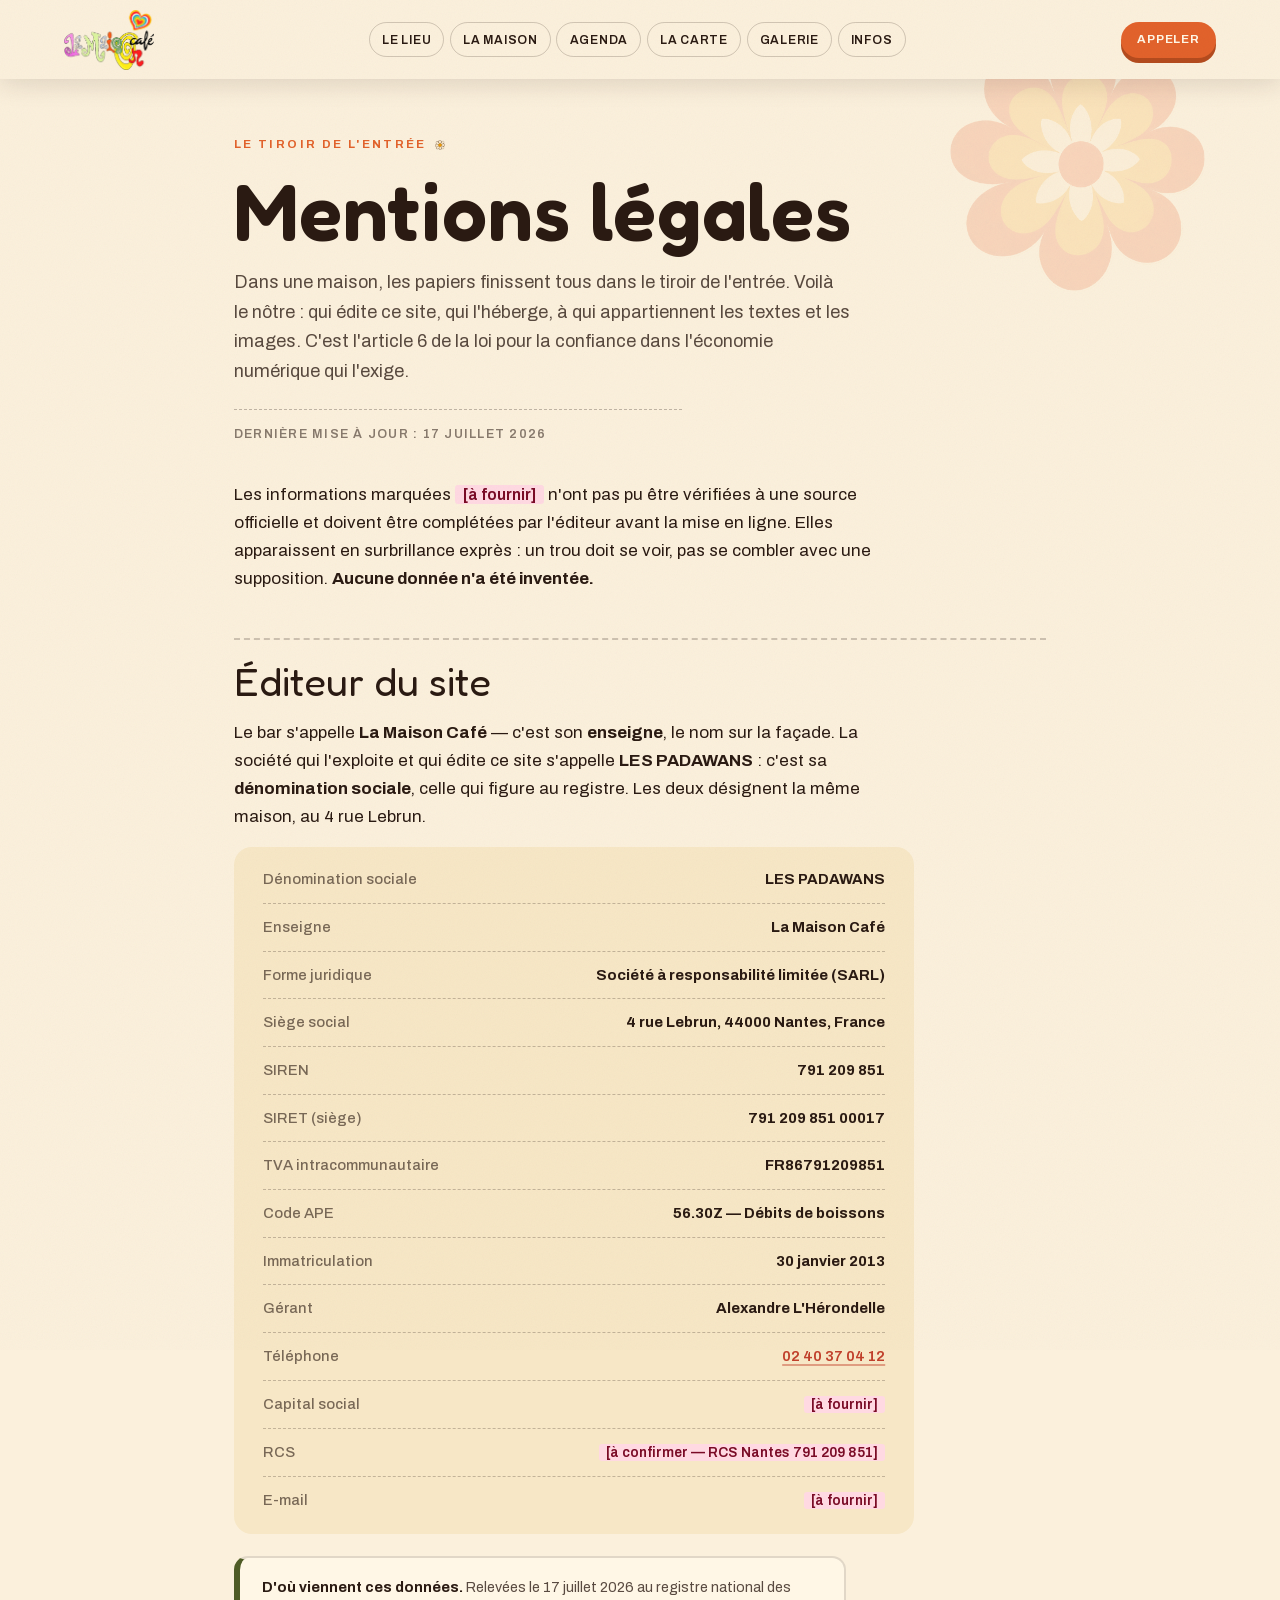
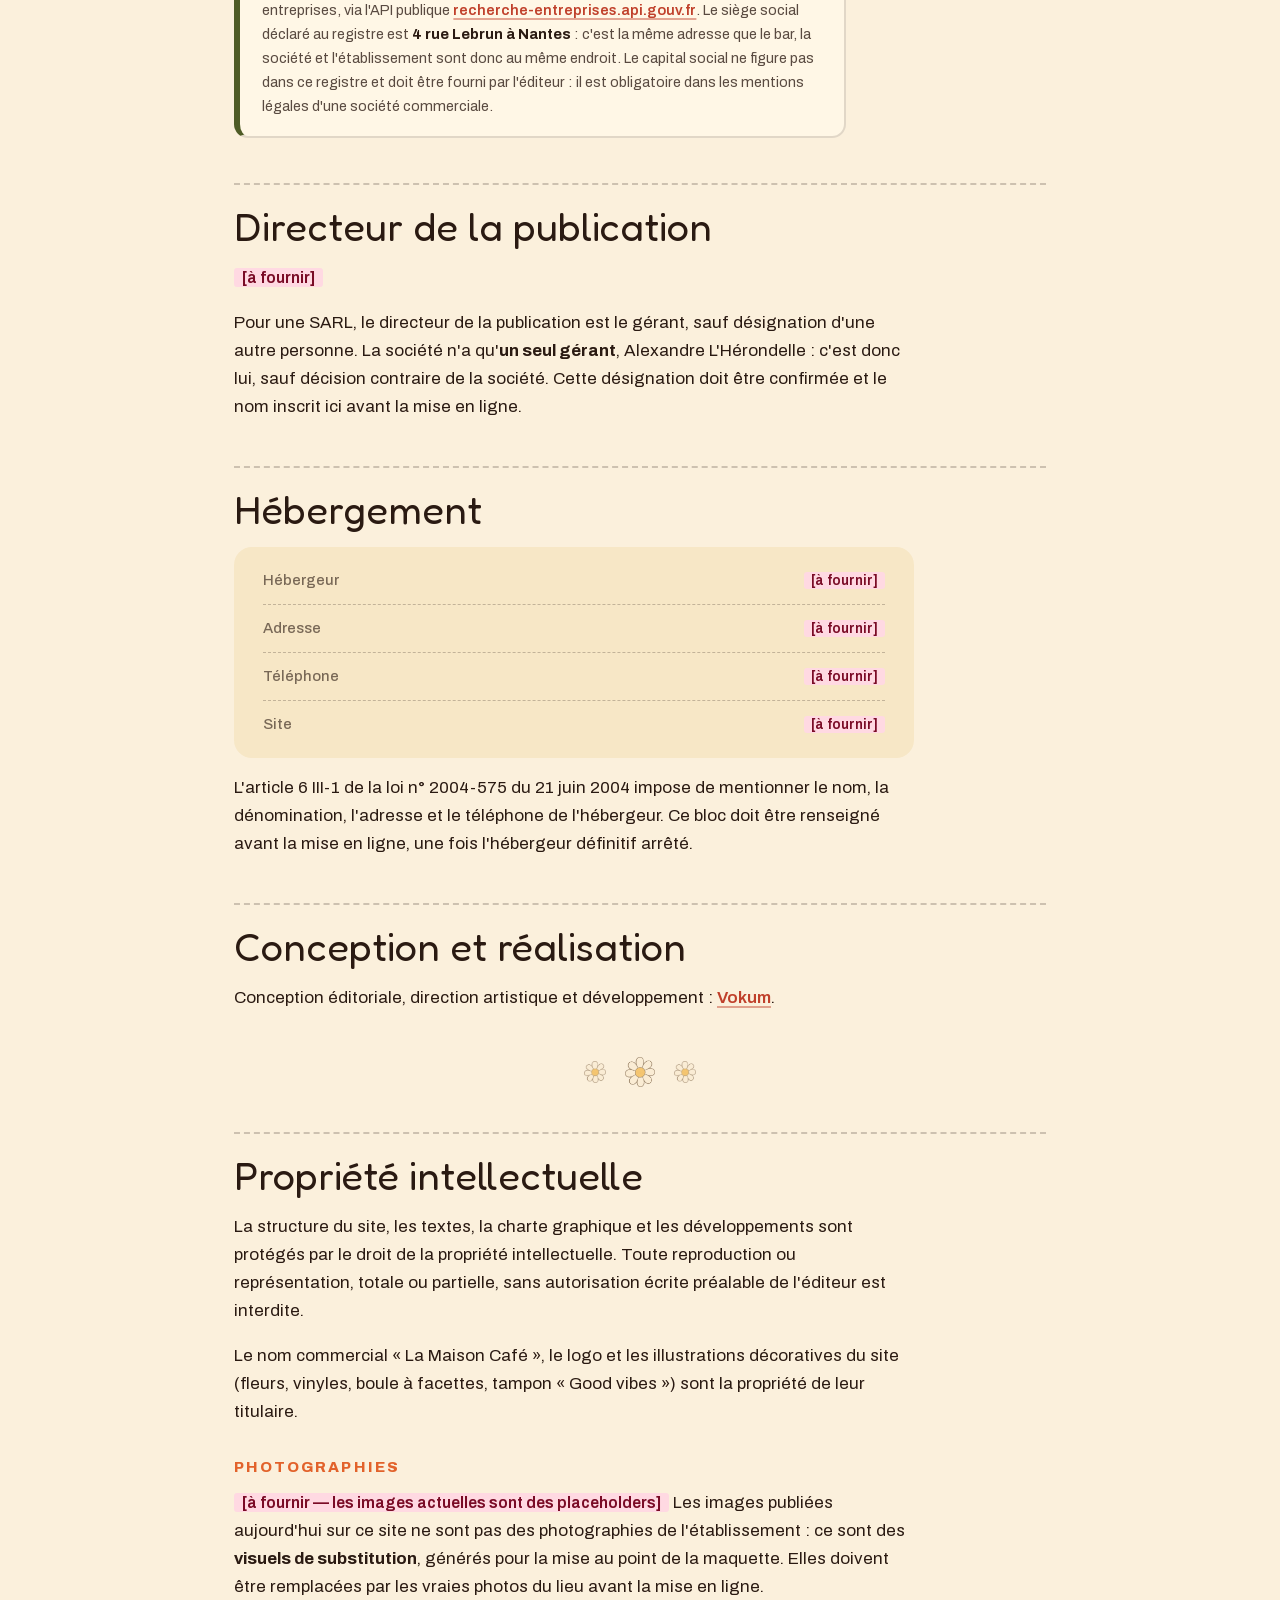
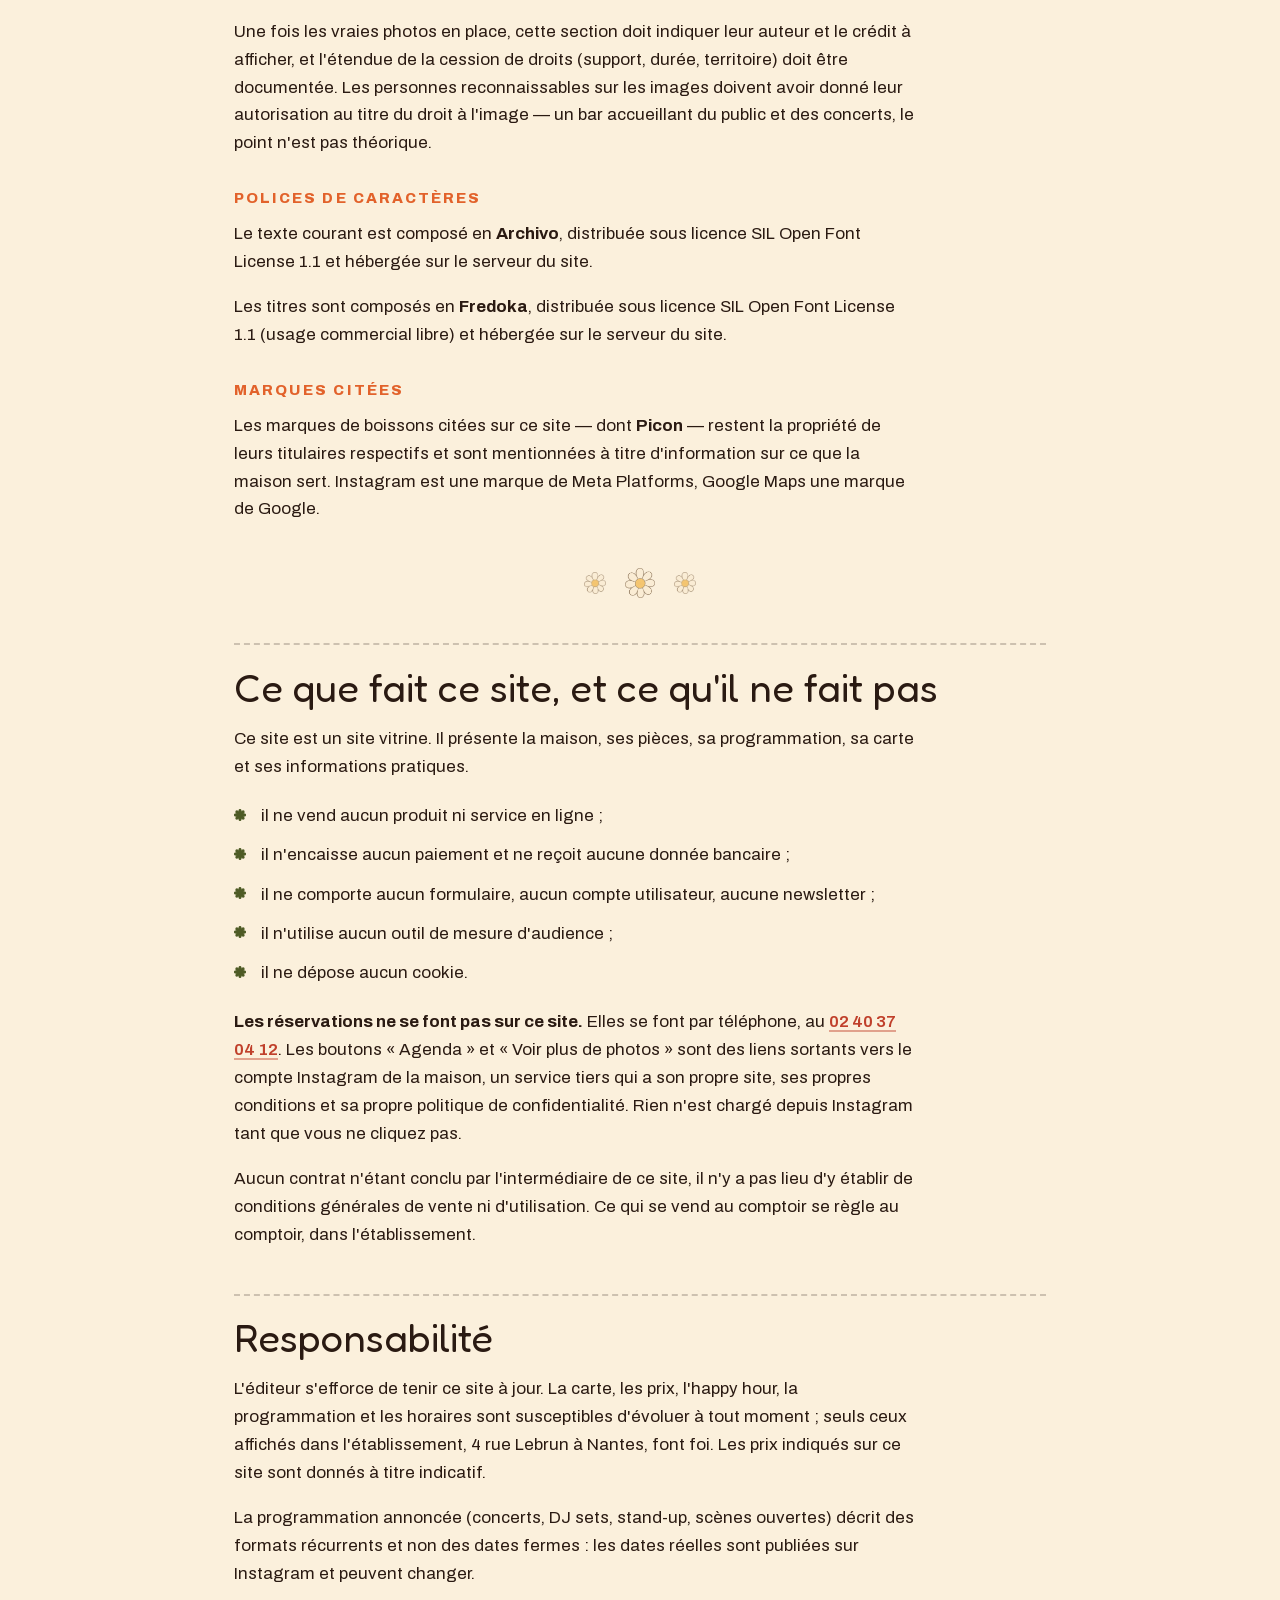
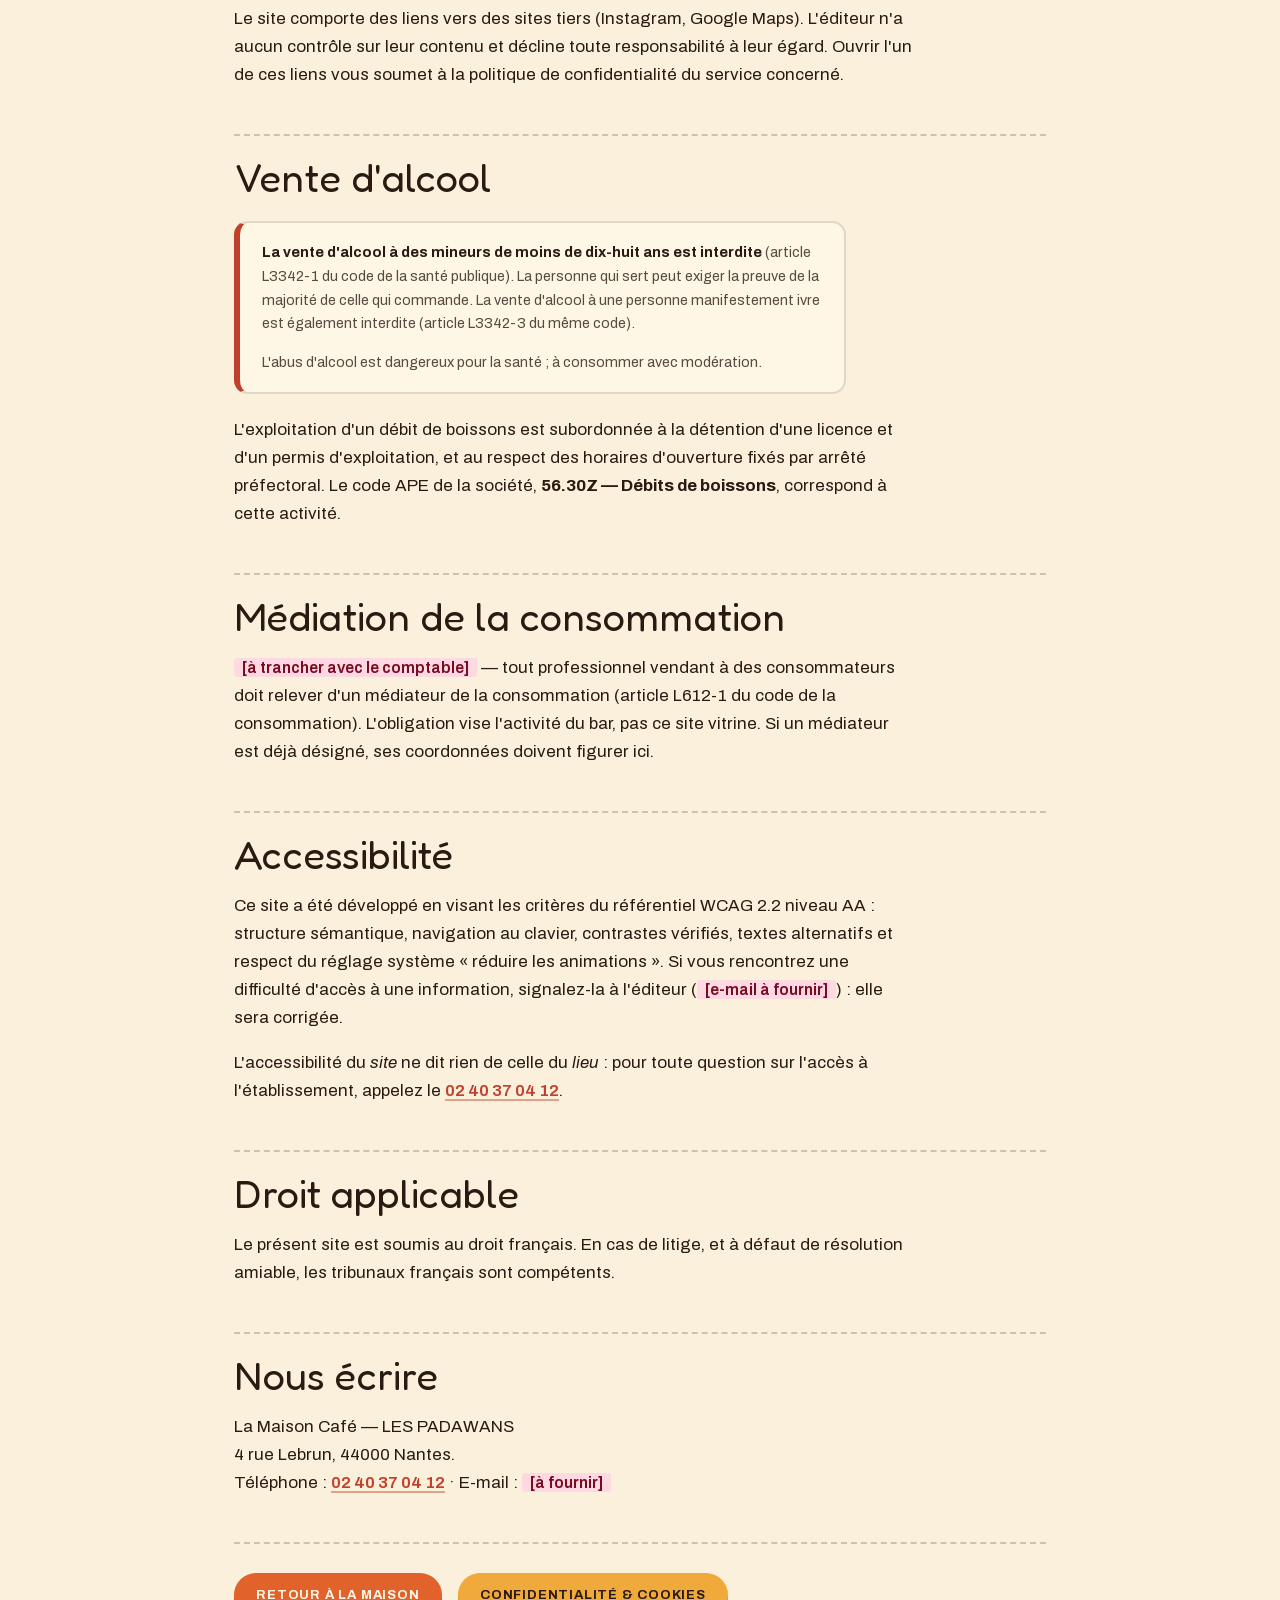
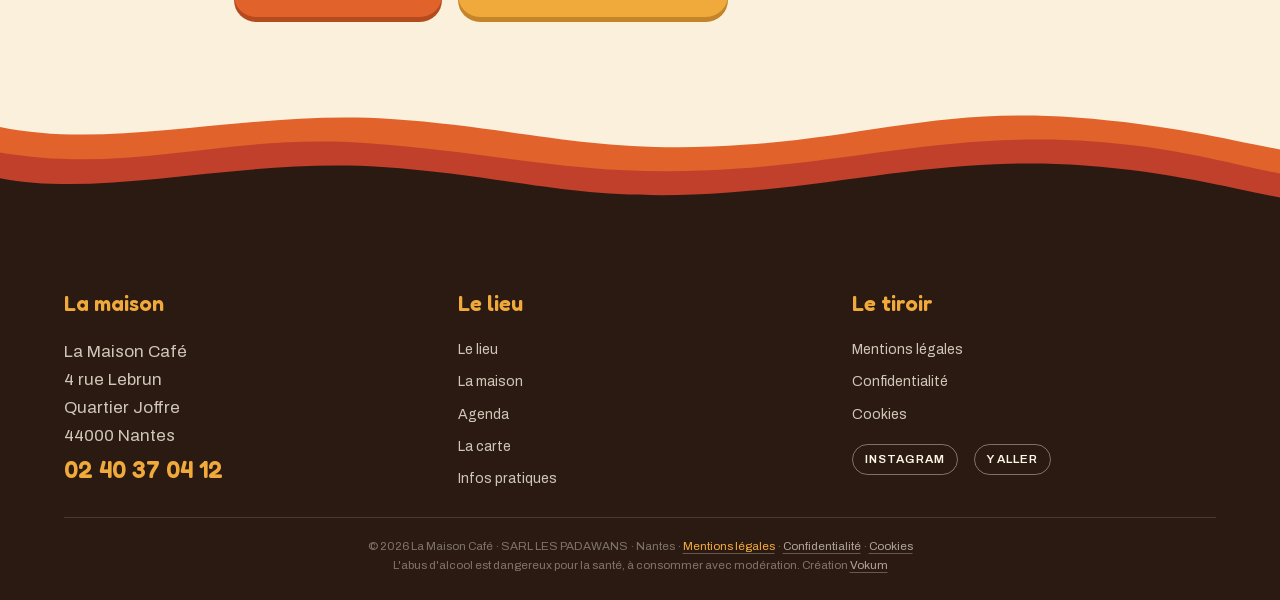
<file: mentions-legales.html>
<!DOCTYPE html>
<html lang="fr">
<head>
  <meta charset="UTF-8" />
  <meta name="viewport" content="width=device-width, initial-scale=1.0" />
  <title>Mentions légales — La Maison Café, bar à Nantes</title>
  <meta name="description" content="Mentions légales du site de La Maison Café, bar au 4 rue Lebrun à Nantes. Enseigne exploitée par la SARL LES PADAWANS." />
  <meta name="robots" content="index, follow" />
  <meta property="og:type" content="website" />
  <meta property="og:title" content="Mentions légales — La Maison Café" />
  <meta property="og:locale" content="fr_FR" />
  <meta name="theme-color" content="#E2622B" />
  <link rel="preload" href="assets/fonts/archivo-normal-latin.woff2" as="font" type="font/woff2" crossorigin />
  <link rel="stylesheet" href="styles.css?v=19" />
</head>
<body>

<div class="grain" aria-hidden="true"></div>

<!-- ══════════ NAV ══════════ -->
<header class="nav nav--legale" id="nav">
  <a class="nav__logo" href="index.html" aria-label="La Maison Café — accueil">
    <img src="assets/img/deco/logo.png" alt="La Maison Café" />
  </a>
  <nav class="nav__liens" id="navLiens">
    <a href="index.html#pieces">Le lieu</a>
    <a href="index.html#histoire">La maison</a>
    <a href="index.html#agenda">Agenda</a>
    <a href="index.html#carte">La carte</a>
    <a href="index.html#galerie">Galerie</a>
    <a href="index.html#infos">Infos</a>
  </nav>
  <a class="btn btn--orange nav__cta" href="tel:0240370412">Appeler</a>
  <button class="nav__burger" id="burger" aria-label="Menu" aria-expanded="false">
    <span></span><span></span><span></span>
  </button>
</header>

<main>

  <section class="legal-head">
    <img class="legal-fleur" src="assets/img/deco/fleur.png" alt="" aria-hidden="true" />
    <p class="oeil">
      Le tiroir de l'entrée
      <img class="fleurette fleurette--p" src="assets/img/deco/marguerite.png" alt="" aria-hidden="true" />
    </p>
    <h1 class="legal-titre">Mentions légales</h1>
    <p class="legal-lede">
      Dans une maison, les papiers finissent tous dans le tiroir de l'entrée.
      Voilà le nôtre : qui édite ce site, qui l'héberge, à qui appartiennent
      les textes et les images. C'est l'article 6 de la loi pour la confiance
      dans l'économie numérique qui l'exige.
    </p>
    <p class="legal-maj">Dernière mise à jour : 17 juillet 2026</p>
  </section>

  <section class="legal">

    <p>
      Les informations marquées <span class="manque">[à fournir]</span> n'ont pas pu être
      vérifiées à une source officielle et doivent être complétées par l'éditeur avant la
      mise en ligne. Elles apparaissent en surbrillance exprès : un trou doit se voir, pas
      se combler avec une supposition. <strong>Aucune donnée n'a été inventée.</strong>
    </p>

    <h2>Éditeur du site</h2>
    <p>
      Le bar s'appelle <strong>La Maison Café</strong> — c'est son <strong>enseigne</strong>,
      le nom sur la façade. La société qui l'exploite et qui édite ce site s'appelle
      <strong>LES PADAWANS</strong> : c'est sa <strong>dénomination sociale</strong>, celle
      qui figure au registre. Les deux désignent la même maison, au 4 rue Lebrun.
    </p>
    <ul class="legal-id">
      <li><span class="k">Dénomination sociale</span><span class="v">LES PADAWANS</span></li>
      <li><span class="k">Enseigne</span><span class="v">La Maison Café</span></li>
      <li><span class="k">Forme juridique</span><span class="v">Société à responsabilité limitée (SARL)</span></li>
      <li><span class="k">Siège social</span><span class="v">4 rue Lebrun, 44000 Nantes, France</span></li>
      <li><span class="k">SIREN</span><span class="v">791 209 851</span></li>
      <li><span class="k">SIRET (siège)</span><span class="v">791 209 851 00017</span></li>
      <li><span class="k">TVA intracommunautaire</span><span class="v">FR86791209851</span></li>
      <li><span class="k">Code APE</span><span class="v">56.30Z — Débits de boissons</span></li>
      <li><span class="k">Immatriculation</span><span class="v">30 janvier 2013</span></li>
      <li><span class="k">Gérant</span><span class="v">Alexandre L'Hérondelle</span></li>
      <li><span class="k">Téléphone</span><span class="v"><a href="tel:0240370412">02 40 37 04 12</a></span></li>
      <li><span class="k">Capital social</span><span class="v"><span class="manque">[à fournir]</span></span></li>
      <li><span class="k">RCS</span><span class="v"><span class="manque">[à confirmer — RCS Nantes 791 209 851]</span></span></li>
      <li><span class="k">E-mail</span><span class="v"><span class="manque">[à fournir]</span></span></li>
    </ul>

    <div class="legal-note">
      <strong>D'où viennent ces données.</strong> Relevées le 17 juillet 2026 au registre
      national des entreprises, via l'API publique
      <a href="https://recherche-entreprises.api.gouv.fr" target="_blank" rel="noopener noreferrer">recherche-entreprises.api.gouv.fr</a>.
      Le siège social déclaré au registre est <strong>4 rue Lebrun à Nantes</strong> : c'est
      la même adresse que le bar, la société et l'établissement sont donc au même endroit.
      Le capital social ne figure pas dans ce registre et doit être fourni par l'éditeur :
      il est obligatoire dans les mentions légales d'une société commerciale.
    </div>

    <h2>Directeur de la publication</h2>
    <p><span class="manque">[à fournir]</span></p>
    <p>
      Pour une SARL, le directeur de la publication est le gérant, sauf désignation d'une
      autre personne. La société n'a qu'<strong>un seul gérant</strong>, Alexandre
      L'Hérondelle : c'est donc lui, sauf décision contraire de la société. Cette
      désignation doit être confirmée et le nom inscrit ici avant la mise en ligne.
    </p>

    <h2>Hébergement</h2>
    <ul class="legal-id">
      <li><span class="k">Hébergeur</span><span class="v"><span class="manque">[à fournir]</span></span></li>
      <li><span class="k">Adresse</span><span class="v"><span class="manque">[à fournir]</span></span></li>
      <li><span class="k">Téléphone</span><span class="v"><span class="manque">[à fournir]</span></span></li>
      <li><span class="k">Site</span><span class="v"><span class="manque">[à fournir]</span></span></li>
    </ul>
    <p>
      L'article 6 III-1 de la loi n° 2004-575 du 21 juin 2004 impose de mentionner le nom,
      la dénomination, l'adresse et le téléphone de l'hébergeur. Ce bloc doit être renseigné
      avant la mise en ligne, une fois l'hébergeur définitif arrêté.
    </p>

    <h2>Conception et réalisation</h2>
    <p>
      Conception éditoriale, direction artistique et développement :
      <a href="https://vokumagency.com" target="_blank" rel="noopener noreferrer">Vokum</a>.
    </p>

    <div class="legal-sep" aria-hidden="true">
      <img src="assets/img/deco/marguerite.png" alt="" />
      <img src="assets/img/deco/marguerite.png" alt="" />
      <img src="assets/img/deco/marguerite.png" alt="" />
    </div>

    <h2>Propriété intellectuelle</h2>
    <p>
      La structure du site, les textes, la charte graphique et les développements sont
      protégés par le droit de la propriété intellectuelle. Toute reproduction ou
      représentation, totale ou partielle, sans autorisation écrite préalable de l'éditeur
      est interdite.
    </p>
    <p>
      Le nom commercial « La Maison Café », le logo et les illustrations décoratives du site
      (fleurs, vinyles, boule à facettes, tampon « Good vibes ») sont la propriété de leur
      titulaire.
    </p>

    <h3>Photographies</h3>
    <p>
      <span class="manque">[à fournir — les images actuelles sont des placeholders]</span>
      Les images publiées aujourd'hui sur ce site ne sont pas des photographies de
      l'établissement : ce sont des <strong>visuels de substitution</strong>, générés pour
      la mise au point de la maquette. Elles doivent être remplacées par les vraies photos
      du lieu avant la mise en ligne.
    </p>
    <p>
      Une fois les vraies photos en place, cette section doit indiquer leur auteur et le
      crédit à afficher, et l'étendue de la cession de droits (support, durée, territoire)
      doit être documentée. Les personnes reconnaissables sur les images doivent avoir donné
      leur autorisation au titre du droit à l'image — un bar accueillant du public et des
      concerts, le point n'est pas théorique.
    </p>

    <h3>Polices de caractères</h3>
    <p>
      Le texte courant est composé en <strong>Archivo</strong>, distribuée sous licence
      SIL Open Font License 1.1 et hébergée sur le serveur du site.
    </p>
    <p>
      Les titres sont composés en <strong>Fredoka</strong>, distribuée sous licence
      SIL Open Font License 1.1 (usage commercial libre) et hébergée sur le serveur du site.
    </p>

    <h3>Marques citées</h3>
    <p>
      Les marques de boissons citées sur ce site — dont <strong>Picon</strong> — restent la
      propriété de leurs titulaires respectifs et sont mentionnées à titre d'information sur
      ce que la maison sert. Instagram est une marque de Meta Platforms, Google Maps une
      marque de Google.
    </p>

    <div class="legal-sep" aria-hidden="true">
      <img src="assets/img/deco/marguerite.png" alt="" />
      <img src="assets/img/deco/marguerite.png" alt="" />
      <img src="assets/img/deco/marguerite.png" alt="" />
    </div>

    <h2>Ce que fait ce site, et ce qu'il ne fait pas</h2>
    <p>
      Ce site est un site vitrine. Il présente la maison, ses pièces, sa programmation, sa
      carte et ses informations pratiques.
    </p>
    <ul>
      <li>il ne vend aucun produit ni service en ligne ;</li>
      <li>il n'encaisse aucun paiement et ne reçoit aucune donnée bancaire ;</li>
      <li>il ne comporte aucun formulaire, aucun compte utilisateur, aucune newsletter ;</li>
      <li>il n'utilise aucun outil de mesure d'audience ;</li>
      <li>il ne dépose aucun cookie.</li>
    </ul>
    <p>
      <strong>Les réservations ne se font pas sur ce site.</strong> Elles se font par
      téléphone, au <a href="tel:0240370412">02 40 37 04 12</a>. Les boutons « Agenda » et
      « Voir plus de photos » sont des liens sortants vers le compte Instagram de la maison,
      un service tiers qui a son propre site, ses propres conditions et sa propre politique
      de confidentialité. Rien n'est chargé depuis Instagram tant que vous ne cliquez pas.
    </p>
    <p>
      Aucun contrat n'étant conclu par l'intermédiaire de ce site, il n'y a pas lieu d'y
      établir de conditions générales de vente ni d'utilisation. Ce qui se vend au comptoir
      se règle au comptoir, dans l'établissement.
    </p>

    <h2>Responsabilité</h2>
    <p>
      L'éditeur s'efforce de tenir ce site à jour. La carte, les prix, l'happy hour, la
      programmation et les horaires sont susceptibles d'évoluer à tout moment ; seuls ceux
      affichés dans l'établissement, 4 rue Lebrun à Nantes, font foi. Les prix indiqués sur
      ce site sont donnés à titre indicatif.
    </p>
    <p>
      La programmation annoncée (concerts, DJ sets, stand-up, scènes ouvertes) décrit des
      formats récurrents et non des dates fermes : les dates réelles sont publiées sur
      Instagram et peuvent changer.
    </p>
    <p>
      Le site comporte des liens vers des sites tiers (Instagram, Google Maps). L'éditeur
      n'a aucun contrôle sur leur contenu et décline toute responsabilité à leur égard.
      Ouvrir l'un de ces liens vous soumet à la politique de confidentialité du service
      concerné.
    </p>

    <h2>Vente d'alcool</h2>
    <div class="legal-note legal-note--alerte">
      <p>
        <strong>La vente d'alcool à des mineurs de moins de dix-huit ans est interdite</strong>
        (article L3342-1 du code de la santé publique). La personne qui sert peut exiger la
        preuve de la majorité de celle qui commande. La vente d'alcool à une personne
        manifestement ivre est également interdite (article L3342-3 du même code).
      </p>
      <p>
        L'abus d'alcool est dangereux pour la santé ; à consommer avec modération.
      </p>
    </div>
    <p>
      L'exploitation d'un débit de boissons est subordonnée à la détention d'une licence et
      d'un permis d'exploitation, et au respect des horaires d'ouverture fixés par arrêté
      préfectoral. Le code APE de la société, <strong>56.30Z — Débits de boissons</strong>,
      correspond à cette activité.
    </p>

    <h2>Médiation de la consommation</h2>
    <p>
      <span class="manque">[à trancher avec le comptable]</span> — tout professionnel vendant
      à des consommateurs doit relever d'un médiateur de la consommation
      (article L612-1 du code de la consommation). L'obligation vise l'activité du bar, pas
      ce site vitrine. Si un médiateur est déjà désigné, ses coordonnées doivent figurer ici.
    </p>

    <h2>Accessibilité</h2>
    <p>
      Ce site a été développé en visant les critères du référentiel WCAG 2.2 niveau AA :
      structure sémantique, navigation au clavier, contrastes vérifiés, textes alternatifs
      et respect du réglage système « réduire les animations ». Si vous rencontrez une
      difficulté d'accès à une information, signalez-la à l'éditeur
      (<span class="manque">[e-mail à fournir]</span>) : elle sera corrigée.
    </p>
    <p>
      L'accessibilité du <em>site</em> ne dit rien de celle du <em>lieu</em> : pour toute
      question sur l'accès à l'établissement, appelez le
      <a href="tel:0240370412">02 40 37 04 12</a>.
    </p>

    <h2>Droit applicable</h2>
    <p>
      Le présent site est soumis au droit français. En cas de litige, et à défaut de
      résolution amiable, les tribunaux français sont compétents.
    </p>

    <h2>Nous écrire</h2>
    <p>
      La Maison Café — LES PADAWANS<br />
      4 rue Lebrun, 44000 Nantes.<br />
      Téléphone : <a href="tel:0240370412">02 40 37 04 12</a> ·
      E-mail : <span class="manque">[à fournir]</span>
    </p>

    <div class="legal-actions">
      <a class="btn btn--orange" href="index.html">Retour à la maison</a>
      <a class="btn btn--moutarde" href="confidentialite.html">Confidentialité &amp; cookies</a>
    </div>

  </section>

</main>

<!-- ══════════ PIED ══════════ -->
<footer class="infos infos--legale">
  <svg class="vague vague--haut" viewBox="0 0 1440 160" preserveAspectRatio="none" aria-hidden="true">
    <path class="v-brique" d="M0 124C120 150 270 98 430 110c150 11 220 46 390 32 140-11 250-46 400-34 100 8 170 30 220 40V0H0Z" />
    <path class="v-orange" d="M0 92C150 120 250 68 410 80c160 12 250 46 420 32 140-11 250-46 400-34 100 8 160 30 210 40V0H0Z" />
    <path class="v-creme" d="M0 60C130 90 280 38 440 50c150 11 230 46 400 32 140-11 220-46 370-34 110 9 180 30 230 40V0H0Z" />
  </svg>

  <div class="infos__grille">
    <div class="bloc">
      <h3>La maison</h3>
      <p>
        La Maison Café<br />
        4 rue Lebrun<br />
        Quartier Joffre<br />
        44000 Nantes
      </p>
      <p><a class="tel" href="tel:0240370412">02 40 37 04 12</a></p>
    </div>

    <div class="bloc">
      <h3>Le lieu</h3>
      <nav class="pied-liens" aria-label="Pied de page">
        <a href="index.html#pieces">Le lieu</a>
        <a href="index.html#histoire">La maison</a>
        <a href="index.html#agenda">Agenda</a>
        <a href="index.html#carte">La carte</a>
        <a href="index.html#infos">Infos pratiques</a>
      </nav>
    </div>

    <div class="bloc">
      <h3>Le tiroir</h3>
      <nav class="pied-liens" aria-label="Pages légales">
        <a href="mentions-legales.html" aria-current="page">Mentions légales</a>
        <a href="confidentialite.html">Confidentialité</a>
        <a href="confidentialite.html#cookies">Cookies</a>
      </nav>
      <div class="reseaux">
        <a href="https://www.instagram.com/lamaisoncafenantes/" target="_blank" rel="noopener">Instagram</a>
        <a href="https://maps.google.com/?q=La+Maison+Caf%C3%A9+4+rue+Lebrun+Nantes" target="_blank" rel="noopener">Y aller</a>
      </div>
    </div>
  </div>

  <p class="infos__legal">
    © <span id="annee">2026</span> La Maison Café · SARL LES PADAWANS · Nantes ·
    <a href="mentions-legales.html" aria-current="page">Mentions légales</a> ·
    <a href="confidentialite.html">Confidentialité</a> ·
    <a href="confidentialite.html#cookies">Cookies</a><br />
    L'abus d'alcool est dangereux pour la santé, à consommer avec modération.
    <span class="infos__signature">Création <a href="https://vokumagency.com" target="_blank" rel="noopener">Vokum</a></span>
  </p>
</footer>

<script>
  /* Pages légales : pas d'intro, pas de bandeau, pas de révélations.
     Juste le burger et l'année. main.js n'est pas chargé ici — il
     s'adresse à l'accueil et à ses éléments. */
  (function () {
    var burger = document.getElementById('burger');
    var liens = document.getElementById('navLiens');
    burger.addEventListener('click', function () {
      var ouvert = liens.classList.toggle('ouvert');
      burger.classList.toggle('actif', ouvert);
      burger.setAttribute('aria-expanded', String(ouvert));
      document.body.style.overflow = ouvert ? 'hidden' : '';
    });
    liens.querySelectorAll('a').forEach(function (a) {
      a.addEventListener('click', function () {
        liens.classList.remove('ouvert');
        burger.classList.remove('actif');
        burger.setAttribute('aria-expanded', 'false');
        document.body.style.overflow = '';
      });
    });
    document.getElementById('annee').textContent = new Date().getFullYear();
  })();
</script>
</body>
</html>
</file>
<file: styles.css>
/* ══════════════════════════════════════════════════════════════
   LA MAISON CAFÉ — Nantes
   DA groovy 70's : crème, orange brûlé, moutarde, olive.
   Typo display : Fredoka (arrondi groovy, OFL). Photos en blobs, vagues, fleurs.
   ══════════════════════════════════════════════════════════════ */

/* ── Fredoka, auto-hébergée ──
   Remplace Cornery (police payante) le 17 juillet 2026.
   Fredoka : display arrondi groovy, SIL Open Font License 1.1, usage
   commercial libre. Rapatriée de Google Fonts, servie depuis ce serveur
   (l'IP du visiteur ne part plus chez Google). Latin = police variable :
   une seule requête couvre 400 → 700. */
@font-face{
  font-family:"Fredoka";
  src:url("assets/fonts/fredoka-latin.woff2") format("woff2");
  font-weight:400 700; font-style:normal; font-display:swap;
  unicode-range:U+0000-00FF,U+0131,U+0152-0153,U+02BB-02BC,U+02C6,U+02DA,U+02DC,U+0304,U+0308,U+0329,U+2000-206F,U+20AC,U+2122,U+2191,U+2193,U+2212,U+2215,U+FEFF,U+FFFD;
}
@font-face{
  font-family:"Fredoka";
  src:url("assets/fonts/fredoka-latin-ext.woff2") format("woff2");
  font-weight:400 700; font-style:normal; font-display:swap;
  unicode-range:U+0100-02BA,U+02BD-02C5,U+02C7-02CC,U+02CE-02D7,U+02DD-02FF,U+0304,U+0308,U+0329,U+1D00-1DBF,U+1E00-1E9F,U+1EF2-1EFF,U+2020,U+20A0-20AB,U+20AD-20C0,U+2113,U+2C60-2C7F,U+A720-A7FF;
}

/* ── Archivo, auto-hébergée ──
   Rapatriée de Google Fonts le 17 juillet 2026 (SIL Open Font License 1.1).
   Servie depuis ce serveur : le navigateur du visiteur ne contacte plus
   les serveurs de Google, donc son IP ne leur part plus sans consentement.
   Le droit (romain) est une police variable — une seule requête couvre
   400 → 800. L'italique livré par Google est statique, en 400. */
@font-face{
  font-family:"Archivo";
  src:url("assets/fonts/archivo-normal-latin.woff2") format("woff2");
  font-weight:100 900; font-style:normal; font-display:swap;
  unicode-range:U+0000-00FF,U+0131,U+0152-0153,U+02BB-02BC,U+02C6,U+02DA,U+02DC,U+0304,U+0308,U+0329,U+2000-206F,U+20AC,U+2122,U+2191,U+2193,U+2212,U+2215,U+FEFF,U+FFFD;
}
@font-face{
  font-family:"Archivo";
  src:url("assets/fonts/archivo-normal-latin-ext.woff2") format("woff2");
  font-weight:100 900; font-style:normal; font-display:swap;
  unicode-range:U+0100-02BA,U+02BD-02C5,U+02C7-02CC,U+02CE-02D7,U+02DD-02FF,U+0304,U+0308,U+0329,U+1D00-1DBF,U+1E00-1E9F,U+1EF2-1EFF,U+2020,U+20A0-20AB,U+20AD-20C0,U+2113,U+2C60-2C7F,U+A720-A7FF;
}
@font-face{
  font-family:"Archivo";
  src:url("assets/fonts/archivo-italic-latin.woff2") format("woff2");
  font-weight:400; font-style:italic; font-display:swap;
  unicode-range:U+0000-00FF,U+0131,U+0152-0153,U+02BB-02BC,U+02C6,U+02DA,U+02DC,U+0304,U+0308,U+0329,U+2000-206F,U+20AC,U+2122,U+2191,U+2193,U+2212,U+2215,U+FEFF,U+FFFD;
}
@font-face{
  font-family:"Archivo";
  src:url("assets/fonts/archivo-italic-latin-ext.woff2") format("woff2");
  font-weight:400; font-style:italic; font-display:swap;
  unicode-range:U+0100-02BA,U+02BD-02C5,U+02C7-02CC,U+02CE-02D7,U+02DD-02FF,U+0304,U+0308,U+0329,U+1D00-1DBF,U+1E00-1E9F,U+1EF2-1EFF,U+2020,U+20A0-20AB,U+20AD-20C0,U+2113,U+2C60-2C7F,U+A720-A7FF;
}

:root{
  --creme:      #FBF0DC;
  --creme-2:    #F7E7C6;
  --blanc:      #FFF7E6;
  --orange:     #E2622B;
  --orange-c:   #E8763A;
  --moutarde:   #F0A93B;
  --olive:      #4E5B25;
  --olive-c:    #5C6B2E;
  --brique:     #C0402B;
  --brun:       #2A1A12;
  --brun-2:     #3D291C;
  --nuit:       #221610;

  --d: "Fredoka", system-ui, sans-serif;   /* display groovy arrondi */
  --c: "Archivo", system-ui, sans-serif;

  --ease: cubic-bezier(.16,.84,.28,1);
  --pad: clamp(1.25rem, 5vw, 5rem);
  --max: 1360px;
  --w: clamp(80px, 10vw, 160px);   /* hauteur des vagues (intro + sections) */

  /* silhouette de marguerite, 8 pétales — sert de masque */
  --m-fleur: url("data:image/svg+xml,%3Csvg xmlns='http://www.w3.org/2000/svg' viewBox='0 0 100 100'%3E%3Cg fill='%23000'%3E%3Cellipse cx='50' cy='22' rx='14' ry='23'/%3E%3Cellipse cx='50' cy='22' rx='14' ry='23' transform='rotate(45 50 50)'/%3E%3Cellipse cx='50' cy='22' rx='14' ry='23' transform='rotate(90 50 50)'/%3E%3Cellipse cx='50' cy='22' rx='14' ry='23' transform='rotate(135 50 50)'/%3E%3Cellipse cx='50' cy='22' rx='14' ry='23' transform='rotate(180 50 50)'/%3E%3Cellipse cx='50' cy='22' rx='14' ry='23' transform='rotate(225 50 50)'/%3E%3Cellipse cx='50' cy='22' rx='14' ry='23' transform='rotate(270 50 50)'/%3E%3Cellipse cx='50' cy='22' rx='14' ry='23' transform='rotate(315 50 50)'/%3E%3Ccircle cx='50' cy='50' r='20'/%3E%3C/g%3E%3C/svg%3E");

  /* symbole peace */
  --m-peace: url("data:image/svg+xml,%3Csvg xmlns='http://www.w3.org/2000/svg' viewBox='0 0 100 100'%3E%3Cg fill='none' stroke='%23000' stroke-width='9'%3E%3Ccircle cx='50' cy='50' r='42'/%3E%3Cpath d='M50 8v84M50 50 20 80M50 50 80 80'/%3E%3C/g%3E%3C/svg%3E");
}

*,*::before,*::after{ box-sizing:border-box; margin:0; padding:0; }
html{ scroll-behavior:smooth; overflow-x:clip; }

body{
  background:var(--creme);
  color:var(--brun);
  font-family:var(--c);
  font-size:clamp(.98rem,.94rem + .2vw,1.06rem);
  line-height:1.65;
  overflow-x:clip;
  -webkit-font-smoothing:antialiased;
}

img{ display:block; max-width:100%; }
ul{ list-style:none; }
a{ color:inherit; text-decoration:none; }
button{ font:inherit; color:inherit; background:none; border:0; cursor:pointer; }
::selection{ background:var(--orange); color:var(--blanc); }
:focus-visible{ outline:3px solid var(--orange); outline-offset:3px; border-radius:4px; }

.grain{
  position:fixed; inset:-50%; z-index:900; pointer-events:none;
  opacity:.05; mix-blend-mode:multiply;
  background-image:url("data:image/svg+xml,%3Csvg xmlns='http://www.w3.org/2000/svg' width='220' height='220'%3E%3Cfilter id='n'%3E%3CfeTurbulence type='fractalNoise' baseFrequency='.85' numOctaves='3'/%3E%3C/filter%3E%3Crect width='220' height='220' filter='url(%23n)'/%3E%3C/svg%3E");
  animation:grain 7s steps(5) infinite;
}
@keyframes grain{
  0%,100%{transform:translate(0,0)} 25%{transform:translate(-2%,1%)}
  50%{transform:translate(1%,-2%)} 75%{transform:translate(-1%,-1%)}
}

/* ══════════════════════════════════════════════════════════════
   INTRO — la marée
   Le logo s'installe, puis quatre vagues montent du bas et
   traversent l'écran d'un seul mouvement continu. Elles passent
   PAR-DESSUS le logo (donc l'emportent sans qu'il ait à
   disparaître), et le fond suit en dernier : le hero apparaît.
   ══════════════════════════════════════════════════════════════ */
.intro{
  position:fixed; inset:0; z-index:1000;
  pointer-events:none;
  overflow:hidden;
}

/* le fond crème, qui porte le logo */
.intro__fond{
  position:absolute; inset:0; z-index:1;
  background:var(--creme);
}
.intro__coeur{
  position:absolute; inset:0;
  display:flex; flex-direction:column;
  align-items:center; justify-content:center;
  gap:1.4rem;
}
.intro__logo{
  width:clamp(220px, 34vw, 440px); height:auto;
  opacity:0;
  animation:logo-pose 1.3s cubic-bezier(.2,.7,.3,1) .12s forwards;
}
/* il se pose : léger recul, aucun rebond */
@keyframes logo-pose{
  from{ opacity:0; transform:translateY(14px) scale(.965); }
  to  { opacity:1; transform:none; }
}
.intro__sous{
  font-size:.76rem; font-weight:600;
  letter-spacing:.3em; text-transform:uppercase;
  color:var(--brun); opacity:0;
  animation:sous-pose 1s ease .55s forwards;
}
@keyframes sous-pose{
  from{ opacity:0; letter-spacing:.18em; }
  to  { opacity:.55; letter-spacing:.3em; }
}
@keyframes respire{
  0%,100%{ transform:rotate(0) scale(1); }
  50%    { transform:rotate(5deg) scale(1.03); }
}

/* ── les vagues ──
   Elles arrivent du HAUT, traversent l'écran vers le bas, et
   s'immobilisent exactement à la place des vagues du hero (même tracé,
   même hauteur → raccord invisible).

   On utilise des ANIMATIONS et non des transitions : une transition ne
   part que si le navigateur observe un changement de valeur entre deux
   frames — ce qui n'était pas fiable ici, la classe étant posée très tôt.
   Une animation `forwards`, elle, joue toujours et se fige sur sa fin.  */
.maree{
  position:absolute; left:0; right:0;
  bottom:0; height:100%;
  /* départ : bande + crête entièrement au-dessus de l'écran */
  transform:translateY(calc(-100% - var(--w)));
}
.maree__crete{
  position:absolute; left:0; bottom:100%;
  width:100%; height:var(--w);
  display:block;
}
.maree--1{ background:var(--brique);  z-index:2; }
.maree--2{ background:var(--orange);  z-index:3; }
.maree--3{ background:var(--moutarde);z-index:4; }
.maree--4{ background:var(--creme);   z-index:5; }
.maree--1 .maree__crete path{ fill:var(--brique); }
.maree--2 .maree__crete path{ fill:var(--orange); }
.maree--3 .maree__crete path{ fill:var(--moutarde); }
.maree--4 .maree__crete path{ fill:var(--creme); }

/* arrivée : translateY(100%) → la bande sort par le bas, seule la crête
   reste dans le cadre. C'est la vague du hero, au pixel près. */
@keyframes descend{
  from{ transform:translateY(calc(-100% - var(--w))); }
  to  { transform:translateY(100%); }
}
/* Les quatre bandes descendent SOLIDAIRES (aucun décalage) : leur
   étagement vient du dessin — la crête crème est tracée plus bas dans
   le viewBox que la moutarde, l'orange et la brique. On lit donc une
   seule vague stratifiée.
   Le moindre décalage temporel les écarterait de plusieurs centaines de
   pixels, et la bande crème (au premier plan) masquerait les couleurs. */
body.leve .maree{
  animation:descend 1.5s cubic-bezier(.4,0,.2,1) forwards;
}

/* le crème et son logo descendent aussi : le hero se découvre par le haut */
@keyframes fond-descend{
  from{ transform:none; }
  to  { transform:translateY(100%); }
}
body.leve .intro__fond{
  animation:fond-descend 1.25s cubic-bezier(.42,0,.2,1) .12s forwards;
}
@keyframes coeur-part{ to{ opacity:0; } }
body.leve .intro__coeur{
  animation:coeur-part .45s ease forwards;
}

/* une fois posées, on efface l'intro : les vraies vagues du hero sont
   dessous, exactement au même endroit */
body.fini .intro{ visibility:hidden; }

/* pendant l'intro, on ne scrolle pas */
body.ferme{ overflow:hidden; }

/* le hero se compose derrière, à mesure que la marée le découvre */
.hero__titre, .hero__tags, .hero__phrase, .hero__actions{ opacity:0; }
body.leve .hero__titre  { animation:monte 1.1s var(--ease) .85s forwards; }
body.leve .hero__tags   { animation:monte 1.1s var(--ease) 1.02s forwards; }
body.leve .hero__phrase { animation:monte 1.1s var(--ease) 1.16s forwards; }
body.leve .hero__actions{ animation:monte 1.1s var(--ease) 1.30s forwards; }
@keyframes monte{
  from{ opacity:0; transform:translateY(26px); }
  to  { opacity:1; transform:none; }
}
/* la fleur tourne en continu ; l'intro ne fait que la révéler */
.fleur-hero{ opacity:0; }
body.leve .fleur-hero{ animation:parait 1.2s ease .95s forwards; }
@keyframes parait{ to{ opacity:1; } }

/* ══════════ TYPO ══════════ */
/* Fredoka en display : poids 600 pour garder la présence groovy de l'ancien
   Cornery (single-weight). .legal h2 garde son 400 défini plus bas. */
.titre-sec,.hero__titre,.signature,.tampon__coeur,.aff__nom,.prix i,
.hh__h,.bandeau__mot,.bloc h3,.tel,.nav__liens a,.legal-titre{
  font-weight:600;
}
.titre-sec{
  font-family:var(--d);
  font-size:clamp(2rem,4.4vw,3.4rem);
  line-height:1.05;
  letter-spacing:.01em;
  text-align:center;
  display:flex; align-items:center; justify-content:center;
  gap:.7rem; flex-wrap:wrap;
}
.titre-sec--c{ color:var(--blanc); text-align:left; justify-content:flex-start; }

.titre-slab{
  font-family:var(--c);
  font-weight:800;
  font-size:clamp(1.5rem,2.8vw,2.3rem);
  line-height:1.18;
  letter-spacing:-.01em;
  text-transform:uppercase;
  margin-bottom:1.2rem;
}

.oeil{
  display:flex; align-items:center; gap:.5rem;
  font-size:.74rem; font-weight:700;
  letter-spacing:.2em; text-transform:uppercase;
  color:var(--orange);
  margin-bottom:1rem;
}

/* la marguerite détourée, en ponctuation des titres */
.fleurette{
  width:1em; height:auto;
  flex:none;
  font-size:1.05em;
  animation:respire 9s ease-in-out infinite;
}
.fleurette--p{ font-size:.85em; }

.pastille{
  display:inline-block; width:.62em; height:.62em;
  border-radius:50%; flex:none;
  margin-right:.45em;
  transform:translateY(-.05em);
}
.pastille--orange  { background:var(--orange); }
.pastille--moutarde{ background:var(--moutarde); }
.pastille--olive   { background:var(--olive); }
.pastille--brique  { background:var(--brique); }

/* ══════════ BOUTONS ══════════ */
.btn{
  display:inline-flex; align-items:center; justify-content:center;
  padding:.85em 1.7em;
  border-radius:999px;
  font-weight:700; font-size:.82rem;
  letter-spacing:.06em; text-transform:uppercase;
  transition:transform .3s var(--ease), box-shadow .3s var(--ease), background .25s;
  white-space:nowrap;
}
.btn--orange{ background:var(--orange); color:var(--blanc); box-shadow:0 5px 0 #B44B1E; }
.btn--orange:hover{ transform:translateY(-2px); box-shadow:0 7px 0 #B44B1E; }
.btn--orange:active{ transform:translateY(3px); box-shadow:0 2px 0 #B44B1E; }
.btn--moutarde{ background:var(--moutarde); color:var(--brun); box-shadow:0 5px 0 #C4842A; }
.btn--moutarde:hover{ transform:translateY(-2px); box-shadow:0 7px 0 #C4842A; }
.btn--creme{ background:var(--blanc); color:var(--brun); box-shadow:0 5px 0 rgba(0,0,0,.28); }
.btn--creme:hover{ transform:translateY(-2px); box-shadow:0 7px 0 rgba(0,0,0,.3); }

.pin{
  display:inline-flex; align-items:center; gap:.55rem;
  padding:.7em 1.3em;
  border-radius:999px;
  background:rgba(255,247,230,.14);
  border:1.5px solid rgba(255,247,230,.55);
  backdrop-filter:blur(6px);
  color:var(--blanc);
  font-size:.8rem; font-weight:600;
  letter-spacing:.04em; text-transform:uppercase;
  transition:background .3s;
}
.pin:hover{ background:rgba(255,247,230,.26); }
.pin__ico{
  width:12px; height:12px; flex:none;
  background:var(--moutarde);
  border-radius:50% 50% 50% 0;
  transform:rotate(-45deg);
}

/* ══════════ NAV ══════════ */
.nav{
  position:fixed; top:0; left:0; right:0; z-index:500;
  display:flex; align-items:center; justify-content:space-between;
  gap:1.5rem;
  padding:1rem var(--pad);
  transition:background .4s var(--ease), padding .4s var(--ease), box-shadow .4s;
}
.nav.colle{
  background:var(--creme);
  padding:.6rem var(--pad);
  box-shadow:0 4px 24px rgba(42,26,18,.14);
}
.nav__logo{ display:flex; align-items:center; flex:none; }
.nav__logo img{
  height:clamp(52px, 6vw, 78px);
  width:auto;
  transition:height .4s var(--ease);
}
.nav.colle .nav__logo img{ height:clamp(44px, 4.8vw, 60px); }

.nav__liens{ display:flex; gap:.35rem; }
.nav__liens a{
  padding:.5em 1em;
  border-radius:999px;
  border:1.5px solid transparent;
  font-size:.76rem; font-weight:600;
  letter-spacing:.06em; text-transform:uppercase;
  color:var(--blanc);
  transition:background .25s, border-color .25s, color .4s;
}
.nav__liens a:hover{ background:rgba(255,247,230,.18); }
.nav.colle .nav__liens a{ color:var(--brun); border-color:rgba(42,26,18,.2); }
.nav.colle .nav__liens a:hover,
.nav.colle .nav__liens a.actif{ background:var(--orange); color:var(--blanc); border-color:var(--orange); }

.nav__cta{ font-size:.74rem; padding:.7em 1.4em; }

.nav__burger{
  display:none; width:34px; height:22px; position:relative;
}
.nav__burger span{
  position:absolute; left:0; width:100%; height:3px; border-radius:2px;
  background:var(--blanc);
  transition:transform .35s var(--ease), opacity .25s, background .4s;
}
.nav.colle .nav__burger span{ background:var(--brun); }
.nav__burger span:nth-child(1){ top:0; }
.nav__burger span:nth-child(2){ top:9px; }
.nav__burger span:nth-child(3){ top:18px; }
.nav__burger.actif span:nth-child(1){ transform:translateY(9px) rotate(45deg); }
.nav__burger.actif span:nth-child(2){ opacity:0; }
.nav__burger.actif span:nth-child(3){ transform:translateY(-9px) rotate(-45deg); }

/* ══════════ HERO ══════════ */
.hero{
  position:relative;
  min-height:100svh;
  display:flex; align-items:center;
  padding:8rem var(--pad) 9rem;
  overflow:hidden;
  background:var(--nuit);
}
.hero__photo{
  position:absolute; inset:0;
  width:100%; height:100%; object-fit:cover;
}
.hero__voile{
  position:absolute; inset:0;
  background:
    linear-gradient(100deg, rgba(34,22,16,.92) 0%, rgba(34,22,16,.7) 42%, rgba(34,22,16,.25) 75%),
    linear-gradient(0deg, rgba(34,22,16,.75), transparent 45%);
}

.hero__texte{ position:relative; z-index:3; width:100%; max-width:var(--max); margin:0 auto; }
.hero__titre{
  font-family:var(--d);
  font-size:clamp(3.2rem, 9vw, 8rem);
  line-height:.94;
  color:var(--blanc);
  text-shadow:0 6px 0 rgba(0,0,0,.22);
}
.hero__tags{
  margin-top:1.1rem;
  display:flex; align-items:center; gap:.7rem; flex-wrap:wrap;
  font-weight:700; font-size:clamp(.9rem,1.5vw,1.15rem);
  letter-spacing:.04em;
  color:var(--moutarde);
}
.hero__tags i{ color:var(--orange); font-style:normal; }
.hero__phrase{
  margin-top:1.6rem;
  font-weight:700;
  font-size:clamp(1.1rem,2vw,1.6rem);
  line-height:1.35;
  color:var(--blanc);
}
.hero__actions{
  margin-top:2rem;
  display:flex; align-items:center; gap:.9rem; flex-wrap:wrap;
}

/* la grosse fleur du hero — posée sur le bord droit, immobile,
   débordant du cadre comme sur la maquette */
.fleur-hero{
  position:absolute; z-index:2;
  right:-12vw; bottom:8%;
  width:min(42vw, 480px); height:auto;
  filter:drop-shadow(0 16px 38px rgba(0,0,0,.38));
}
@keyframes tourne{ to{ transform:rotate(360deg); } }

/* ══════════ VAGUES ══════════
   Plusieurs tracés décalés, un par couleur. Chacun remplit
   jusqu'au bord de la section ; le dernier dessiné recouvre
   les précédents — d'où les bandes successives.            */
.vague{
  position:absolute; left:0; right:0;
  width:100%; height:var(--w);
  display:block; z-index:4;
}
.vague--bas{ bottom:-1px; }
.vague--haut{ top:-1px; }

.v-brique  { fill:var(--brique); }
.v-orange  { fill:var(--orange); }
.v-moutarde{ fill:var(--moutarde); }
.v-olive   { fill:var(--olive-c); }
.v-creme   { fill:var(--creme); }

/* le trait d'encre, comme sur les illustrations */
.v-trait{
  fill:none;
  stroke:var(--brun);
  stroke-width:5;
  stroke-linecap:round;
  vector-effect:non-scaling-stroke;
}

/* ══════════ LES PIÈCES ══════════ */
.pieces{
  padding:clamp(4rem,7vw,6.5rem) var(--pad) clamp(4rem,7vw,6rem);
  background:var(--creme);
}
.pieces__intro{
  max-width:62ch; margin:1.2rem auto 0;
  text-align:center; color:var(--brun-2);
}
.cartes{
  max-width:var(--max); margin:clamp(2.5rem,5vw,4rem) auto 0;
  display:grid; grid-template-columns:repeat(5,1fr);
  gap:clamp(1rem,1.6vw,1.6rem);
}
.carte{
  position:relative;
  background:var(--creme-2);
  border-radius:22px;
  padding:.7rem .7rem 1.3rem;
  transition:transform .4s var(--ease);
}
.carte:hover{ transform:translateY(-8px) rotate(-.6deg); }
.carte__vue{
  aspect-ratio:.78;
  overflow:hidden;
  clip-path:url(#blob);
  background:var(--brun-2);
  margin-bottom:1rem;
}
.carte__vue img{ width:100%; height:100%; object-fit:cover; }
.carte__nom{
  display:flex; align-items:center;
  padding:0 .6rem;
  font-family:var(--c); font-weight:800;
  font-size:.95rem; letter-spacing:.08em; text-transform:uppercase;
  margin-bottom:.45rem;
}
.carte p{
  padding:0 .6rem;
  font-size:.86rem; line-height:1.5;
  color:var(--brun-2);
}

/* ══════════ HISTOIRE ══════════ */
.histoire{
  position:relative;
  max-width:var(--max); margin:0 auto;
  padding:clamp(3rem,6vw,5rem) var(--pad) clamp(4rem,7vw,6rem);
  display:grid; grid-template-columns:1fr 1fr;
  gap:clamp(2rem,5vw,5rem);
  align-items:center;
}
.histoire__txt p{ color:var(--brun-2); }
.histoire__txt p + p{ margin-top:.9rem; }
.signature{
  margin-top:1.4rem !important;
  font-family:var(--d);
  font-size:1.35rem;
  color:var(--orange) !important;
}
.histoire .btn{ margin-top:1.6rem; }

.histoire__vue{ position:relative; }
.histoire__vue img{
  width:100%; aspect-ratio:4/3; object-fit:cover;
  clip-path:url(#blob2);
}
/* le tampon "good vibes" */
.tampon{
  position:absolute; right:-18px; bottom:-26px;
  width:clamp(110px, 13vw, 150px); aspect-ratio:1;
  display:grid; place-items:center;
  background:var(--orange);
  border-radius:50%;
  box-shadow:0 10px 26px rgba(42,26,18,.28);
}
.tampon svg{ position:absolute; inset:0; width:100%; height:100%; animation:tourne 22s linear infinite; }
.tampon__tour{
  font-family:var(--c); font-size:8.4px; font-weight:700;
  letter-spacing:.16em; fill:var(--blanc);
}
.tampon__coeur{
  font-family:var(--d);
  font-size:clamp(1rem,1.5vw,1.3rem);
  line-height:1;
  color:var(--blanc);
  text-align:center;
}

/* ══════════ AGENDA ══════════ */
.agenda{
  position:relative;
  background:var(--brun);
  color:var(--blanc);
  padding:clamp(6rem,10vw,9rem) var(--pad) clamp(4rem,7vw,6rem);
  overflow:hidden;
}
/* la vague doit rester hors flux — sinon elle devient une cellule de grille */
.agenda > *:not(.vague):not(.deco){ position:relative; z-index:2; }

/* l'en-tête : titre à gauche, bouton à droite, sur toute la largeur */
.agenda__txt{
  max-width:var(--max); margin:0 auto clamp(2.5rem,5vw,4rem);
  display:grid; grid-template-columns:1fr auto;
  gap:1.5rem 3rem; align-items:end;
}
.agenda__txt .titre-sec{ grid-column:1; }
.agenda__txt p{
  grid-column:1; grid-row:2;
  color:rgba(255,247,230,.72); max-width:52ch;
  margin-top:.6rem;
}
.agenda__txt .btn{ grid-column:2; grid-row:1 / span 2; align-self:center; }
.agenda__note{
  grid-column:1; grid-row:3;
  font-size:.78rem; font-style:italic;
  color:rgba(255,247,230,.45) !important;
}

.affiches{
  max-width:var(--max); margin:0 auto;
  display:grid;
  grid-template-columns:repeat(5,1fr);
  gap:clamp(1rem,1.8vw,1.8rem);
}
.aff{
  background:var(--creme-2);
  border-radius:18px;
  padding:.6rem .6rem 1rem;
  box-shadow:0 12px 30px rgba(0,0,0,.35);
  transition:transform .45s var(--ease), box-shadow .45s var(--ease);
}
.aff:hover{
  transform:translateY(-10px) rotate(-.8deg);
  box-shadow:0 20px 40px rgba(0,0,0,.45);
}
.aff__vue{
  aspect-ratio:.72;
  overflow:hidden;
  border-radius:12px;
  background:var(--nuit);
  margin-bottom:.85rem;
}
.aff__vue img{ width:100%; height:100%; object-fit:cover; }
.aff__nom{
  padding:0 .45rem;
  font-family:var(--d);
  font-size:clamp(1.15rem,1.7vw,1.5rem);
  line-height:1.05;
  color:var(--brun);
}
.aff__sous{
  padding:0 .45rem; margin-top:.25rem;
  font-size:.8rem; line-height:1.35;
  color:var(--brun-2); opacity:.75;
}
.aff__h{
  margin:.8rem .45rem 0;
  display:inline-block;
  padding:.32em .85em;
  border-radius:999px;
  background:var(--moutarde); color:var(--brun);
  font-size:.72rem; font-weight:700;
  letter-spacing:.04em;
}
/* chaque affiche prend une teinte différente — comme un vrai mur */
.aff:nth-child(2){ background:var(--moutarde); }
.aff:nth-child(2) .aff__h{ background:var(--brun); color:var(--blanc); }
.aff:nth-child(4){ background:var(--orange); }
.aff:nth-child(4) .aff__nom,
.aff:nth-child(4) .aff__sous{ color:var(--blanc); }
.aff:nth-child(4) .aff__sous{ opacity:.85; }

/* ══════════ LA CARTE ══════════ */
.carte-sec{
  position:relative;
  background:var(--olive);
  color:var(--blanc);
  padding:clamp(4rem,7vw,6rem) var(--pad);
  display:grid; grid-template-columns:minmax(320px, 480px) 1fr;
  gap:clamp(2.5rem,5vw,5rem);
  align-items:center;
  overflow:hidden;
}
/* le sunburst du fond, très discret */
.carte-sec::before{
  content:""; position:absolute;
  top:50%; left:50%;
  width:150vmax; aspect-ratio:1;
  transform:translate(-50%,-50%);
  background:repeating-conic-gradient(from 0deg at 50% 50%,
    rgba(255,247,230,.018) 0deg 6deg, transparent 6deg 12deg);
  animation:sunburst 140s linear infinite;
  pointer-events:none;
}
@keyframes sunburst{
  from{ transform:translate(-50%,-50%) rotate(0); }
  to  { transform:translate(-50%,-50%) rotate(360deg); }
}
.carte-sec > *{ position:relative; z-index:2; }
/* ── les prix : posés à même l'olive, pas de cadre ── */
.carte-sec__mot{
  margin-top:1rem;
  color:rgba(255,247,230,.78);
  max-width:44ch;
}
.prix{ margin-top:1.8rem; max-width:400px; }
.prix li{
  display:flex; align-items:baseline; justify-content:space-between;
  gap:1rem; padding:.7rem 0;
  border-bottom:2px dashed rgba(255,247,230,.24);
}
.prix b{ font-weight:600; font-size:1rem; }
.prix i{
  font-style:normal;
  font-family:var(--d);
  font-size:clamp(1.3rem, 2vw, 1.7rem);
  color:var(--moutarde);
}

/* le happy hour : une pastille moutarde, le soleil posé dessus */
.hh{
  position:relative;
  margin-top:2.4rem;
  display:inline-flex; flex-direction:column;
  padding:1.1rem 2.4rem 1.2rem 1.6rem;
  border-radius:20px;
  background:var(--moutarde); color:var(--brun);
  box-shadow:0 7px 0 #C4842A;
}
.hh__soleil{
  position:absolute; right:-30px; top:-30px;
  width:74px; height:auto;
  animation:respire 9s ease-in-out infinite;
}
.hh__t{
  font-size:.7rem; font-weight:800;
  letter-spacing:.2em; text-transform:uppercase;
  opacity:.75;
}
.hh__h{
  font-family:var(--d);
  font-size:clamp(1.8rem, 2.6vw, 2.3rem);
  line-height:1.1;
}
.hh__j{ font-size:.8rem; font-weight:500; }

.boissons{
  display:grid; grid-template-columns:repeat(3,1fr);
  gap:clamp(1rem,2vw,2rem);
}
.boisson__vue{
  aspect-ratio:1;
  overflow:hidden;
  clip-path:url(#blob);
  background:var(--olive-c);
}
.boisson__vue img{ width:100%; height:100%; object-fit:cover; }
.boisson figcaption{
  margin-top:.9rem;
  text-align:center;
  display:block;
}
.boisson figcaption{
  background:var(--blanc); color:var(--brun);
  border-radius:999px;
  padding:.45em 1em;
  font-size:.78rem; font-weight:700;
  letter-spacing:.06em; text-transform:uppercase;
  width:fit-content; margin-inline:auto;
}
.carte-sec__pdb{
  grid-column:1 / -1;
  font-size:.76rem; font-style:italic;
  color:rgba(255,247,230,.5);
}

/* ══════════ BANDEAU GOOD VIBES ══════════ */
.bandeau{
  background:var(--moutarde);
  border-top:4px solid var(--brun);
  border-bottom:4px solid var(--brun);
  overflow:hidden;
  padding:.9rem 0;
}
.bandeau__piste{
  display:flex; align-items:center; gap:2.2rem;
  width:max-content;
  animation:defile 42s linear infinite;
}
.bandeau__mot{
  font-family:var(--d);
  font-size:clamp(1.3rem,2.4vw,2rem);
  color:var(--olive);
  white-space:nowrap;
}
@keyframes defile{ to{ transform:translateX(-50%); } }

/* les illustrations détourées défilent dans le bandeau */
.ico{
  height:clamp(38px, 4vw, 52px);
  width:auto; flex:none; display:block;
}
.ico:nth-child(3n){ transform:rotate(-5deg); }
.ico:nth-child(4n){ transform:rotate(4deg); }

/* ══════════ LES ILLUSTRATIONS POSÉES ══════════ */
.deco{ position:absolute; pointer-events:none; z-index:5; }

.deco--soleil-carte{
  width:clamp(70px, 8vw, 120px);
  left:clamp(1rem, 3vw, 3rem); top:-2rem;
  animation:respire 11s ease-in-out infinite;
}

/* la boule à facettes pend au-dessus de l'agenda, sous la vague */
.deco--boule{
  width:clamp(74px, 8vw, 112px);
  right:clamp(2rem, 7vw, 7rem);
  top:clamp(2.5rem, 5vw, 4.5rem);
  z-index:1;
  transform-origin:50% 0;
  animation:balance 6s ease-in-out infinite;
}
@keyframes balance{
  0%,100%{ transform:rotate(-3.5deg); }
  50%    { transform:rotate(3.5deg); }
}

/* le pot de fleurs, posé au bord du bloc "notre maison" */
.deco--pot{
  width:clamp(90px, 11vw, 150px);
  right:-1rem; top:-2.5rem;
  z-index:3;
  animation:respire 10s ease-in-out infinite;
}

/* les cartes à jouer, posées au-dessus des commodités */
.deco--cartes{
  width:clamp(80px, 8vw, 120px);
  right:clamp(1rem, 4vw, 4rem);
  bottom:clamp(4rem, 7vw, 6rem);
  transform:rotate(7deg);
}

/* une illustration au coin de chaque pièce */
.carte__deco{
  position:absolute; z-index:3;
  right:-10px; top:calc(0.7rem + 42%);
  width:38%; height:auto;
  filter:drop-shadow(0 5px 12px rgba(42,26,18,.32));
  transition:transform .45s var(--ease);
  transform:rotate(-4deg);
}
.carte:hover .carte__deco{ transform:rotate(5deg) translateY(-5px); }

/* ══════════ GALERIE ══════════ */
.galerie{
  padding:clamp(4rem,7vw,6rem) var(--pad);
  background:var(--creme);
}
.galerie__grille{
  max-width:var(--max); margin:clamp(2rem,4vw,3rem) auto 0;
  display:grid;
  grid-template-columns:repeat(4,1fr);
  grid-auto-rows:150px;
  gap:.9rem;
}
.g{ overflow:hidden; border-radius:16px; background:var(--creme-2); }
.g img{ width:100%; height:100%; object-fit:cover; }
/* mosaïque 4 × 3 qui se referme exactement : aucune photo ne dépasse.
   Rangée 1-2 : la grande + quatre petites. Rangée 3 : une large + deux. */
.g--1{ grid-column:span 2; grid-row:span 2; }
.g--6{ grid-column:span 2; }
.galerie__cta{ display:flex; width:fit-content; margin:2.2rem auto 0; }

/* ══════════ INFOS ══════════ */
.infos{
  position:relative;
  background:var(--brun);
  color:var(--blanc);
  /* on dégage la hauteur de la vague, plus une marge courte */
  padding:calc(var(--w) + 2.5rem) var(--pad) 1.5rem;
}
/* ni la vague ni les illustrations ne doivent retomber dans le flux */
.infos > *:not(.vague):not(.deco){ position:relative; z-index:2; }
.infos .titre-sec{ color:var(--blanc); }
.infos__grille{
  max-width:var(--max); margin:clamp(1.8rem,3vw,2.5rem) auto 0;
  display:grid;
  grid-template-columns:repeat(3, 1fr) 1.15fr;
  gap:clamp(1.4rem,2.4vw,2.4rem);
  align-items:start;
}
.bloc h3{
  font-family:var(--d);
  font-size:1.35rem;
  color:var(--moutarde);
  margin-bottom:1rem;
}
.bloc p{ color:rgba(255,247,230,.78); }
.horaires li{
  display:flex; justify-content:space-between; align-items:baseline;
  gap:1rem; padding:.5rem 0;
  border-bottom:1px dashed rgba(255,247,230,.22);
  font-size:.9rem;
}
.horaires b{ white-space:nowrap; }
.hhl, .hhl b{ color:var(--moutarde); }
.tel{
  font-family:var(--d); font-size:1.5rem;
  color:var(--moutarde);
  border-bottom:2px solid transparent;
}
.tel:hover{ border-color:var(--moutarde); }
.mini{ margin-top:.6rem; font-size:.84rem; }
.reseaux{ display:flex; gap:1rem; margin-top:1.1rem; }
.reseaux a{
  padding:.4em 1em; border-radius:999px;
  border:1.5px solid rgba(255,247,230,.4);
  font-size:.74rem; font-weight:600;
  letter-spacing:.08em; text-transform:uppercase;
  transition:background .25s, color .25s;
}
.reseaux a:hover{ background:var(--moutarde); color:var(--brun); border-color:var(--moutarde); }

/* le plan */
.plan{
  position:relative;
  border-radius:18px; overflow:hidden;
  border:3px solid rgba(255,247,230,.2);
  aspect-ratio:15/11;
  transition:transform .35s var(--ease);
}
.plan:hover{ transform:translateY(-4px); }
.plan svg{ width:100%; height:100%; display:block; }
.p-fond{ fill:#EFE3C8; }
.p-vert{ fill:#CBD8A6; }
.p-rue{ stroke:#FFF7E6; stroke-width:11; fill:none; }
.p-pt{ fill:var(--orange); }
.p-halo{ fill:var(--orange); opacity:.22; }
.plan__etiq{
  position:absolute; left:50%; bottom:12px;
  transform:translateX(-50%);
  background:var(--blanc); color:var(--brun);
  padding:.35em .9em; border-radius:999px;
  font-size:.72rem; font-weight:700;
  letter-spacing:.06em; text-transform:uppercase;
  white-space:nowrap;
  box-shadow:0 4px 12px rgba(0,0,0,.25);
}

.commodites{
  max-width:var(--max); margin:clamp(1.6rem,2.5vw,2.2rem) auto 0;
  display:flex; flex-wrap:wrap; gap:.5rem;
}
.commodites li{
  padding:.4em .9em; border-radius:999px;
  border:1.5px solid rgba(255,247,230,.25);
  font-size:.74rem;
  color:rgba(255,247,230,.75);
}
.infos__legal{
  max-width:var(--max); margin:1.6rem auto 0;
  padding-top:1.2rem;
  border-top:1px solid rgba(255,247,230,.15);
  font-size:.74rem;
  color:rgba(255,247,230,.4);
  text-align:center;
}

/* ══════════ RÉVÉLATIONS ══════════ */
.rev{
  opacity:0; transform:translateY(22px);
  transition:opacity .8s var(--ease) var(--d2,0ms),
             transform .8s var(--ease) var(--d2,0ms);
}
.rev.vu{ opacity:1; transform:none; }

/* ══════════ RESPONSIVE ══════════ */
@media (max-width:1100px){
  .cartes{ grid-template-columns:repeat(3,1fr); }
  .affiches{ grid-template-columns:repeat(3,1fr); }
  .agenda{ grid-template-columns:1fr; }
  .carte-sec{ grid-template-columns:1fr; }
  .infos__grille{ grid-template-columns:1fr 1fr; }
  .plan{ grid-column:span 2; min-height:220px; }
}

@media (max-width:860px){
  .nav__liens{
    position:fixed; inset:0;
    flex-direction:column; align-items:center; justify-content:center;
    gap:1rem;
    background:var(--creme);
    transform:translateY(-100%);
    transition:transform .5s var(--ease);
    z-index:-1;
  }
  .nav__liens.ouvert{ transform:none; z-index:1; }
  .nav__liens a{
    color:var(--brun) !important;
    font-family:var(--d);
    font-size:1.6rem; text-transform:none; letter-spacing:0;
    border:0;
  }
  .nav__burger{ display:block; z-index:2; }
  .nav__cta{ display:none; }

  .hero{ padding-top:7rem; padding-bottom:7rem; }
  /* sur mobile la fleur n'est plus centrée verticalement */
  .fleur-hero{ right:-24vw; top:auto; bottom:6%; width:62vw; transform:none; }
  body.leve .fleur-hero{
    animation:tourne-m 46s linear infinite, parait-m 1.3s ease .85s forwards;
  }
  @keyframes tourne-m{ from{ transform:rotate(0); } to{ transform:rotate(360deg); } }
  @keyframes parait-m{ to{ opacity:.5; } }

  .deco--pot{ width:100px; right:0; top:-1.5rem; }
  .deco--cartes{ display:none; }
  .deco--soleil-hero{ display:none; }

  .cartes{ grid-template-columns:repeat(2,1fr); }
  .histoire{ grid-template-columns:1fr; }
  .histoire__vue{ order:-1; }
  .tampon{ right:6px; bottom:-18px; }

  .affiches{ grid-template-columns:repeat(2,1fr); }
  .boissons{ grid-template-columns:1fr; gap:1.4rem; }
  .galerie__grille{ grid-template-columns:repeat(2,1fr); grid-auto-rows:120px; }
  .infos__grille{ grid-template-columns:1fr; }
  .plan{ grid-column:span 1; }
}

@media (max-width:520px){
  .cartes{ grid-template-columns:1fr; }
  .affiches{ grid-template-columns:1fr 1fr; }
  .hero__titre{ font-size:clamp(2.6rem,13vw,4rem); }
}

@media (prefers-reduced-motion:reduce){
  *,*::before,*::after{
    animation-duration:.01ms !important; animation-iteration-count:1 !important;
    transition-duration:.01ms !important;
  }
  .rev{ opacity:1; transform:none; }
  .intro{ display:none; }
  .hero__titre, .hero__tags, .hero__phrase, .hero__actions, .fleur-hero{ opacity:1; }
}

/* ══════════════════════════════════════════════════════════════
   PAGES LÉGALES — « le tiroir de l'entrée »
   Dans une maison, les papiers vivent dans le tiroir de l'entrée.
   Mêmes couleurs, mêmes vagues, mêmes marguerites que le reste :
   c'est la même maison, juste la pièce où l'on range les papiers.
   ══════════════════════════════════════════════════════════════ */

/* Sur ces pages il n'y a pas de hero sombre derrière la nav :
   elle est posée sur le crème dès le premier pixel, sans JS. */
.nav--legale{
  background:var(--creme);
  padding:.6rem var(--pad);
  box-shadow:0 4px 24px rgba(42,26,18,.14);
}
.nav--legale .nav__logo img{ height:clamp(44px, 4.8vw, 60px); }
.nav--legale .nav__liens a{ color:var(--brun); border-color:rgba(42,26,18,.2); }
.nav--legale .nav__liens a:hover{ background:var(--orange); color:var(--blanc); border-color:var(--orange); }
.nav--legale .nav__burger span{ background:var(--brun); }

/* ── En-tête de page ── */
.legal-head{
  position:relative;
  max-width:940px; margin:0 auto;
  padding:clamp(8rem,15vh,11rem) var(--pad) clamp(1.6rem,4vh,2.4rem);
}
.legal-titre{
  font-family:var(--d);
  font-size:clamp(2.6rem,7vw,5rem);
  line-height:1;
  letter-spacing:.01em;
  margin-bottom:1.1rem;
}
.legal-lede{
  max-width:56ch;
  font-size:clamp(1rem,1.4vw,1.15rem);
  color:rgba(42,26,18,.78);
}
.legal-maj{
  margin-top:1.4rem; padding-top:.9rem;
  max-width:56ch;
  border-top:1px dashed rgba(42,26,18,.28);
  font-size:.78rem; font-weight:600;
  letter-spacing:.1em; text-transform:uppercase;
  color:rgba(42,26,18,.55);
}

/* la grosse fleur de la maison, en filigrane dans le coin */
.legal-fleur{
  position:absolute; top:2rem; right:-6rem;
  width:clamp(160px,20vw,280px); height:auto;
  opacity:.16; pointer-events:none; z-index:0;
  animation:tourne 60s linear infinite;
}
.legal-head > *:not(.legal-fleur){ position:relative; z-index:1; }

/* ── Corps ── */
.legal{
  max-width:940px; margin:0 auto;
  padding:0 var(--pad) clamp(3rem,7vh,5rem);
}
.legal > p, .legal > ul, .legal > ol{ max-width:68ch; }
.legal p + p{ margin-top:1em; }

.legal h2{
  font-family:var(--d);
  font-weight:400;
  font-size:clamp(1.6rem,3.2vw,2.5rem);
  line-height:1.1;
  margin:clamp(2.6rem,5vh,3.6rem) 0 1rem;
  padding-top:1.2rem;
  border-top:2px dashed rgba(42,26,18,.22);
}
.legal h3{
  font-family:var(--c);
  font-weight:800;
  font-size:.92rem;
  letter-spacing:.14em; text-transform:uppercase;
  color:var(--orange);
  margin:1.8rem 0 .6rem;
}

/* puces : la marguerite de la maison, en petit.
   La fiche d'identité (.legal-id) est aussi un <ul> enfant direct de .legal :
   on l'exclut ici plutôt que de tenter de la rattraper plus bas — un
   `content:none` à la spécificité plus faible ne l'aurait pas emporté. */
.legal ul{ margin:1rem 0; }
.legal > ul:not(.legal-id) > li{
  position:relative;
  padding:.35rem 0 .35rem 1.7rem;
}
.legal > ul:not(.legal-id) > li::before{
  content:""; position:absolute; left:0; top:.72em;
  width:.72em; height:.72em;
  background:var(--olive);
  -webkit-mask:var(--m-fleur) center/contain no-repeat;
  mask:var(--m-fleur) center/contain no-repeat;
}

.legal a:not(.btn){
  color:var(--brique);
  font-weight:600;
  text-decoration:underline;
  text-underline-offset:3px;
  text-decoration-thickness:1.5px;
  text-decoration-color:rgba(192,64,43,.45);
  transition:text-decoration-color .25s, color .25s;
}
.legal a:not(.btn):hover{ color:var(--orange); text-decoration-color:var(--orange); }

/* ── La fiche d'identité : le papier posé dans le tiroir ──
   Mêmes lignes pointillées que les horaires de la maison. */
.legal-id{
  margin:1.4rem 0;
  max-width:68ch;
  background:var(--creme-2);
  border-radius:18px;
  padding:.6rem clamp(1.1rem,2.5vw,1.8rem);
}
.legal-id li{
  display:flex; align-items:baseline; justify-content:space-between;
  gap:1rem; padding:.7rem 0;
  border-bottom:1px dashed rgba(42,26,18,.25);
  font-size:.92rem;
}
.legal-id li:last-child{ border-bottom:0; }
.legal-id .k{
  color:rgba(42,26,18,.62);
  font-weight:500;
  flex:none;
}
.legal-id .v{ font-weight:700; text-align:right; }

/* ── L'encadré « d'où ça vient » : le post-it du tiroir ── */
.legal-note{
  max-width:68ch;
  margin:1.4rem 0;
  padding:1.1rem 1.4rem;
  background:var(--blanc);
  border:2px solid rgba(42,26,18,.14);
  border-left:6px solid var(--olive);
  border-radius:14px;
  font-size:.9rem;
  color:rgba(42,26,18,.78);
}
.legal-note strong{ color:var(--brun); }
.legal-note--alerte{ border-left-color:var(--brique); }

/* ── Séparateur : trois marguerites, comme dans le bandeau ── */
.legal-sep{
  display:flex; align-items:center; justify-content:center;
  gap:1.2rem;
  margin:clamp(2.6rem,5vh,3.6rem) 0;
}
.legal-sep img{
  width:22px; height:auto;
  opacity:.5;
  animation:respire 9s ease-in-out infinite;
}
.legal-sep img:nth-child(2){ width:30px; animation-delay:-3s; }
.legal-sep img:nth-child(3){ animation-delay:-6s; }

/* ── Trou assumé : ce qui n'a pas pu être vérifié se voit ──
   Le rose n'est pas une couleur de la maison : c'est exprès.
   C'est un signal, pas une décoration. */
.manque{
  background:#FFD9E2;
  color:#7A0B26;
  padding:1px 7px;
  border-radius:3px;
  font-weight:600;
  font-size:.94em;
  box-decoration-break:clone;
  -webkit-box-decoration-break:clone;
}

/* ── Bas de page ── */
.legal-actions{
  display:flex; gap:1rem; flex-wrap:wrap;
  margin-top:clamp(2.6rem,5vh,3.6rem);
  padding-top:1.8rem;
  border-top:2px dashed rgba(42,26,18,.22);
}

@media (max-width:700px){
  .legal-id li{ flex-wrap:wrap; gap:.15rem; }
  .legal-id .v{ text-align:left; width:100%; }
  .legal-fleur{ display:none; }
}

/* ── Le pied de page des pages légales ──
   Même bois que celui de l'accueil, en plus court : trois blocs,
   pas de plan. */
.infos--legale{ padding-bottom:1.5rem; }
.infos--legale .infos__grille{ grid-template-columns:repeat(3,1fr); }
.infos--legale .bloc a:not(.tel):not(.reseaux a){ text-decoration:none; }
.pied-liens{ display:flex; flex-direction:column; gap:.5rem; align-items:flex-start; }
.pied-liens a{
  font-size:.88rem;
  color:rgba(255,247,230,.78);
  border-bottom:1px solid transparent;
  transition:color .25s, border-color .25s;
}
.pied-liens a:hover{ color:var(--moutarde); border-color:var(--moutarde); }

/* la ligne légale du bas, sur toutes les pages */
.infos__legal a{
  color:rgba(255,247,230,.62);
  text-decoration:underline;
  text-underline-offset:3px;
  text-decoration-color:rgba(255,247,230,.28);
  transition:color .25s, text-decoration-color .25s;
}
.infos__legal a:hover{ color:var(--moutarde); text-decoration-color:var(--moutarde); }
.infos__legal a[aria-current="page"]{ color:var(--moutarde); }
.infos__signature{ margin-top:.5rem; }

@media (max-width:860px){
  .infos--legale .infos__grille{ grid-template-columns:1fr; }
}
</file>
